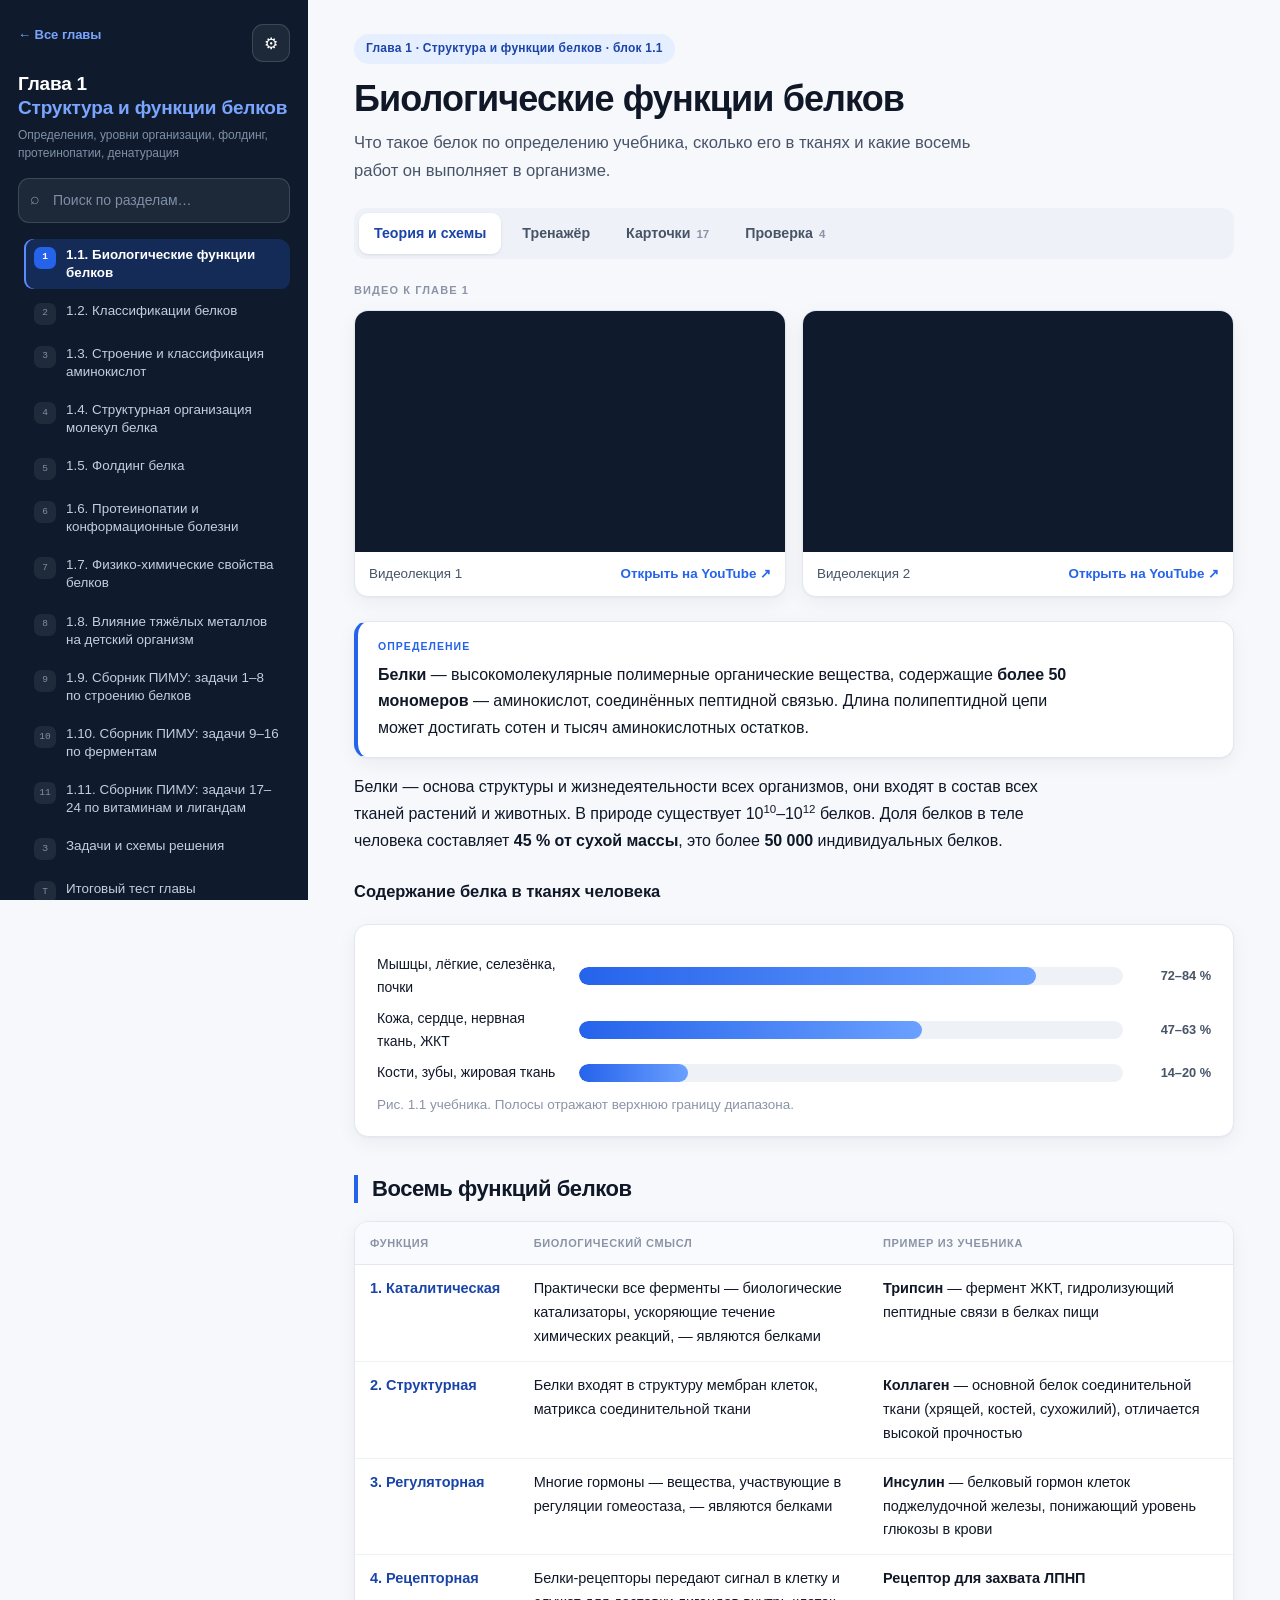
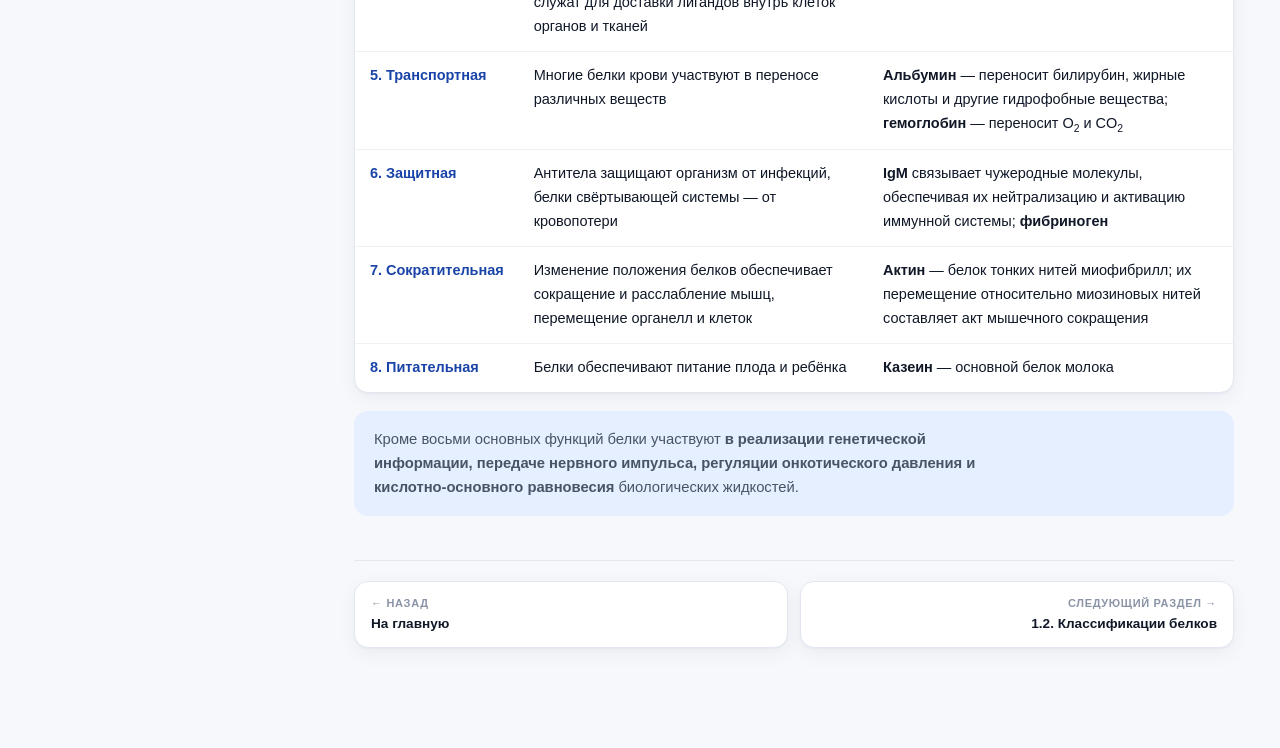
<file: glava1.html>
<!DOCTYPE html>
<html lang="ru">
<head>
<meta charset="utf-8">
<meta name="viewport" content="width=device-width, initial-scale=1">
<meta name="theme-color" content="#0f1b2d">
<title>Глава 1. Структура и функции белков · Биохимия</title>
<link rel="manifest" href="manifest.json">
<link rel="stylesheet" href="app.css">
</head>
<body>
<div class="topbar">
  <button class="burger" id="burger">☰ Разделы</button>
  <div class="tb-title" id="tbTitle">Глава 1</div>
  <div class="settings-host" id="settingsHostTop"><button class="icon-btn" data-settings title="Настройки">⚙</button></div>
</div>
<div class="scrim" id="scrim"></div>
<div class="shell">
  <aside class="rail" id="rail">
    <div style="display:flex;justify-content:space-between;align-items:flex-start;gap:10px;margin-bottom:10px">
      <a href="index.html" style="color:#7aa5ff;text-decoration:none;font-size:13px;font-weight:600">← Все главы</a>
      <div class="settings-host" id="settingsHost"><button class="icon-btn" data-settings title="Настройки">⚙</button></div>
    </div>
    <div class="brand">Глава 1<br><em>Структура и функции белков</em></div>
    <div class="brand-sub">Определения, уровни организации, фолдинг, протеинопатии, денатурация</div>
    <div class="search"><input id="q" type="search" placeholder="Поиск по разделам…" aria-label="Поиск по разделам"></div>
    <div id="nav"></div>
    <div class="rail-progress">
      <div>Пройдено разделов</div>
      <div class="bar"><i id="pbar"></i></div>
      <div id="ptext"></div>
    </div>
    <div class="rail-src">Прогресс и расписание повторений сохраняются в этом браузере.</div>
  </aside>
  <main class="main" id="main"></main>
</div>
<script src="data-ch1.js"></script>
<script src="app.js"></script>
<script>
  BIOCHAPTER(window.CHAPTERS_DATA[1]);
  var _h = document.getElementById('settingsHostTop');
  if(_h) _h.querySelector('[data-settings]').addEventListener('click', function(e){ e.stopPropagation(); BIOSETTINGS(_h, function(){ location.reload(); }); });
  if('serviceWorker' in navigator && location.protocol.indexOf('http')===0) navigator.serviceWorker.register('sw.js').catch(function(){});
</script>
</body>
</html>
</file>
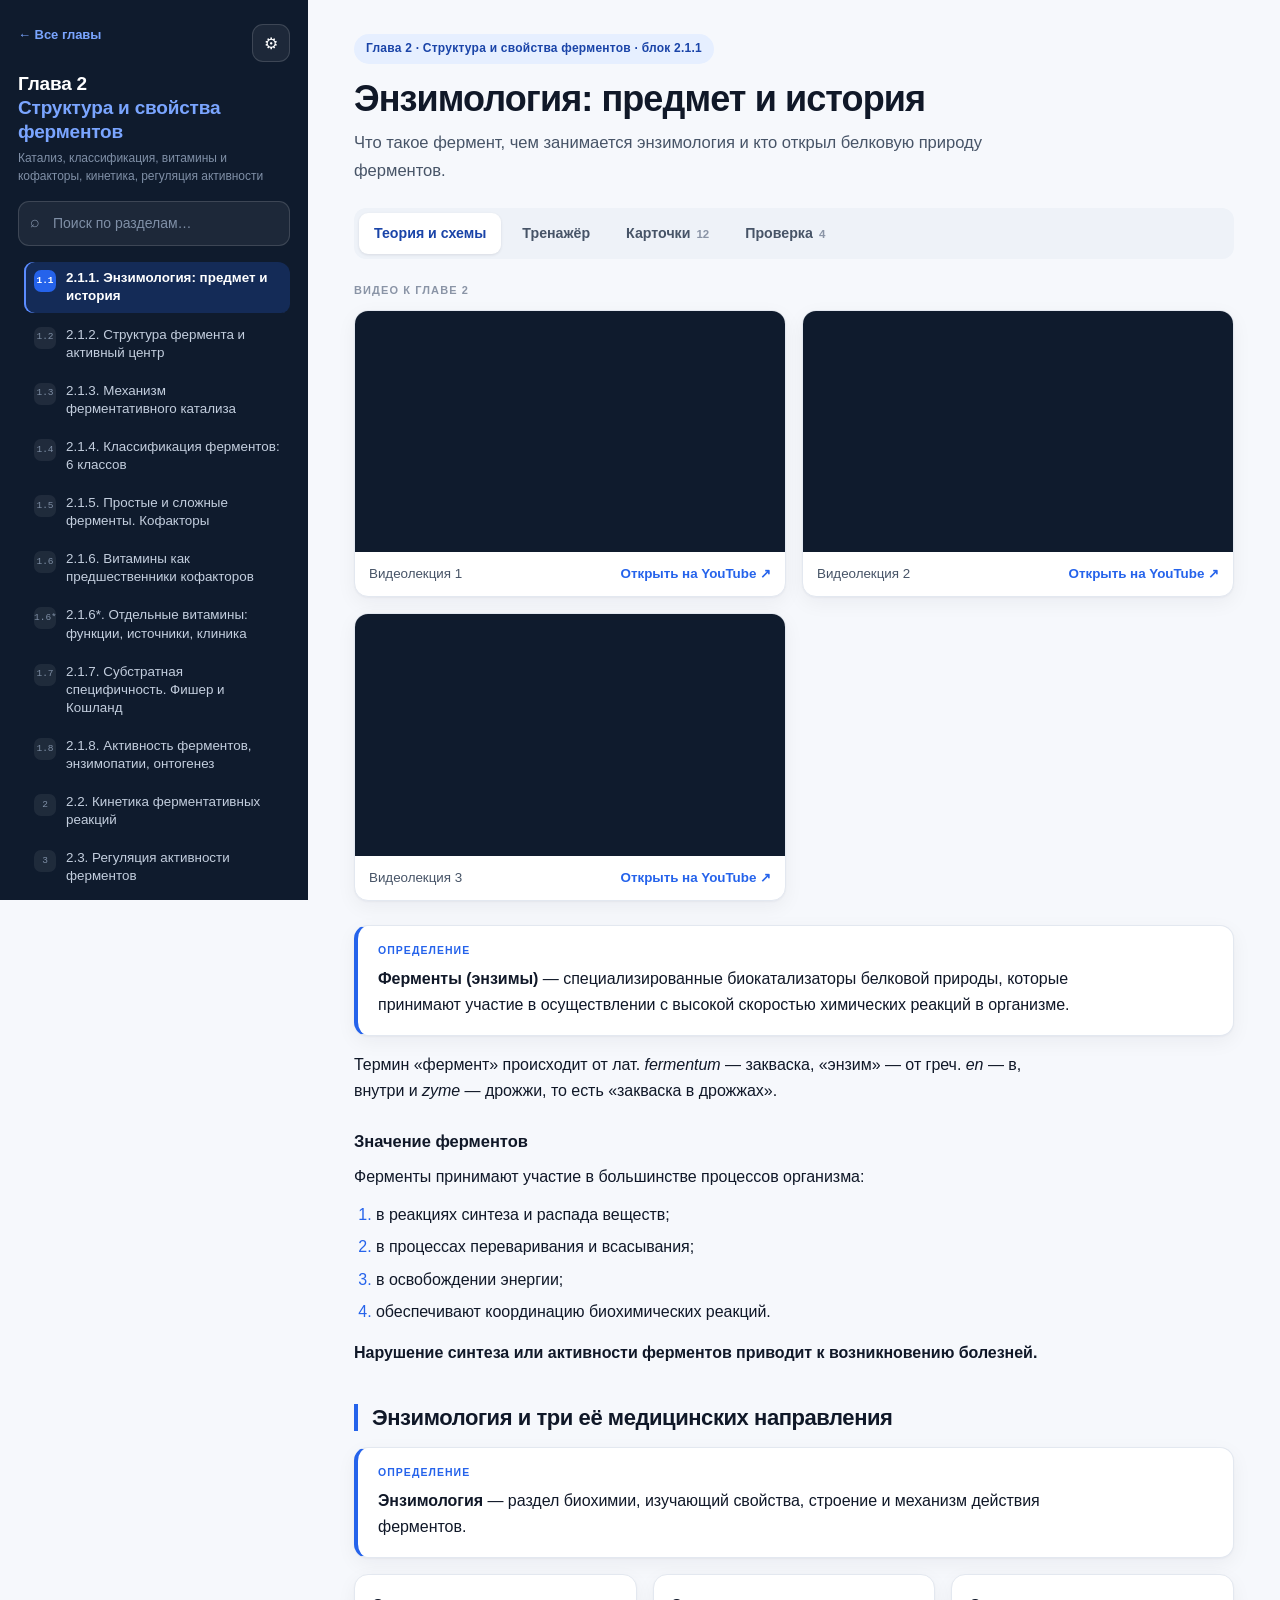
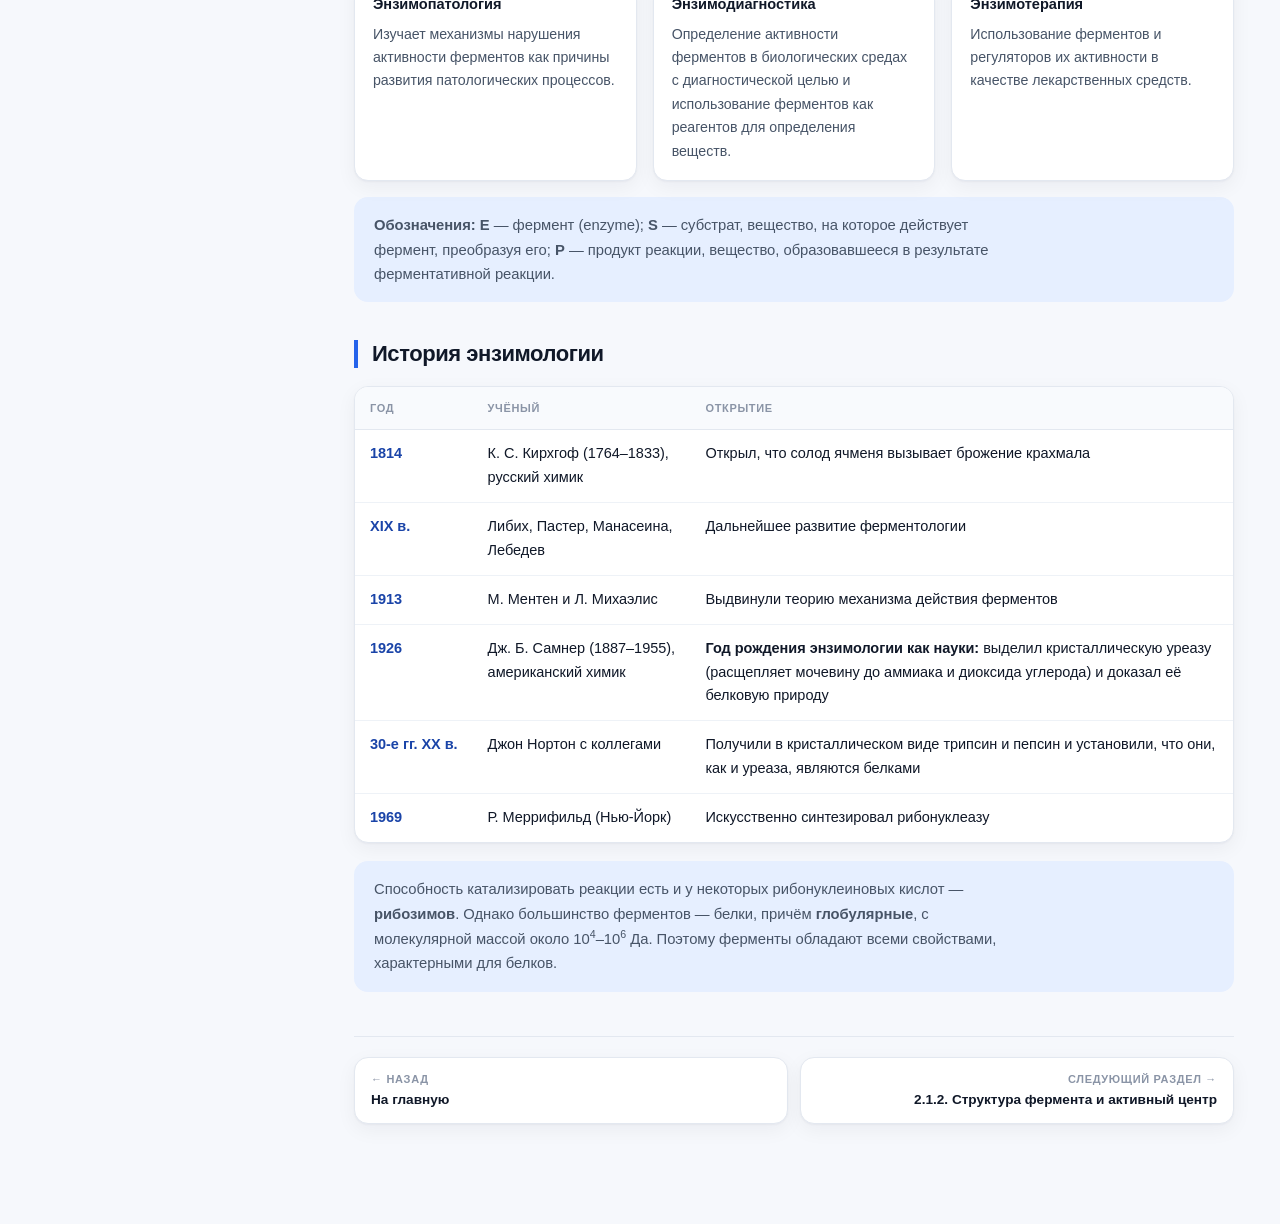
<file: glava2.html>
<!DOCTYPE html>
<html lang="ru">
<head>
<meta charset="utf-8">
<meta name="viewport" content="width=device-width, initial-scale=1">
<meta name="theme-color" content="#0f1b2d">
<title>Глава 2. Структура и свойства ферментов · Биохимия</title>
<link rel="manifest" href="manifest.json">
<link rel="stylesheet" href="app.css">
</head>
<body>
<div class="topbar">
  <button class="burger" id="burger">☰ Разделы</button>
  <div class="tb-title" id="tbTitle">Глава 2</div>
  <div class="settings-host" id="settingsHostTop"><button class="icon-btn" data-settings title="Настройки">⚙</button></div>
</div>
<div class="scrim" id="scrim"></div>
<div class="shell">
  <aside class="rail" id="rail">
    <div style="display:flex;justify-content:space-between;align-items:flex-start;gap:10px;margin-bottom:10px">
      <a href="index.html" style="color:#7aa5ff;text-decoration:none;font-size:13px;font-weight:600">← Все главы</a>
      <div class="settings-host" id="settingsHost"><button class="icon-btn" data-settings title="Настройки">⚙</button></div>
    </div>
    <div class="brand">Глава 2<br><em>Структура и свойства ферментов</em></div>
    <div class="brand-sub">Катализ, классификация, витамины и кофакторы, кинетика, регуляция активности</div>
    <div class="search"><input id="q" type="search" placeholder="Поиск по разделам…" aria-label="Поиск по разделам"></div>
    <div id="nav"></div>
    <div class="rail-progress">
      <div>Пройдено разделов</div>
      <div class="bar"><i id="pbar"></i></div>
      <div id="ptext"></div>
    </div>
    <div class="rail-src">Прогресс и расписание повторений сохраняются в этом браузере.</div>
  </aside>
  <main class="main" id="main"></main>
</div>
<script src="data-ch2.js"></script>
<script src="app.js"></script>
<script>
  BIOCHAPTER(window.CHAPTERS_DATA[2]);
  var _h = document.getElementById('settingsHostTop');
  if(_h) _h.querySelector('[data-settings]').addEventListener('click', function(e){ e.stopPropagation(); BIOSETTINGS(_h, function(){ location.reload(); }); });
  if('serviceWorker' in navigator && location.protocol.indexOf('http')===0) navigator.serviceWorker.register('sw.js').catch(function(){});
</script>
</body>
</html>
</file>
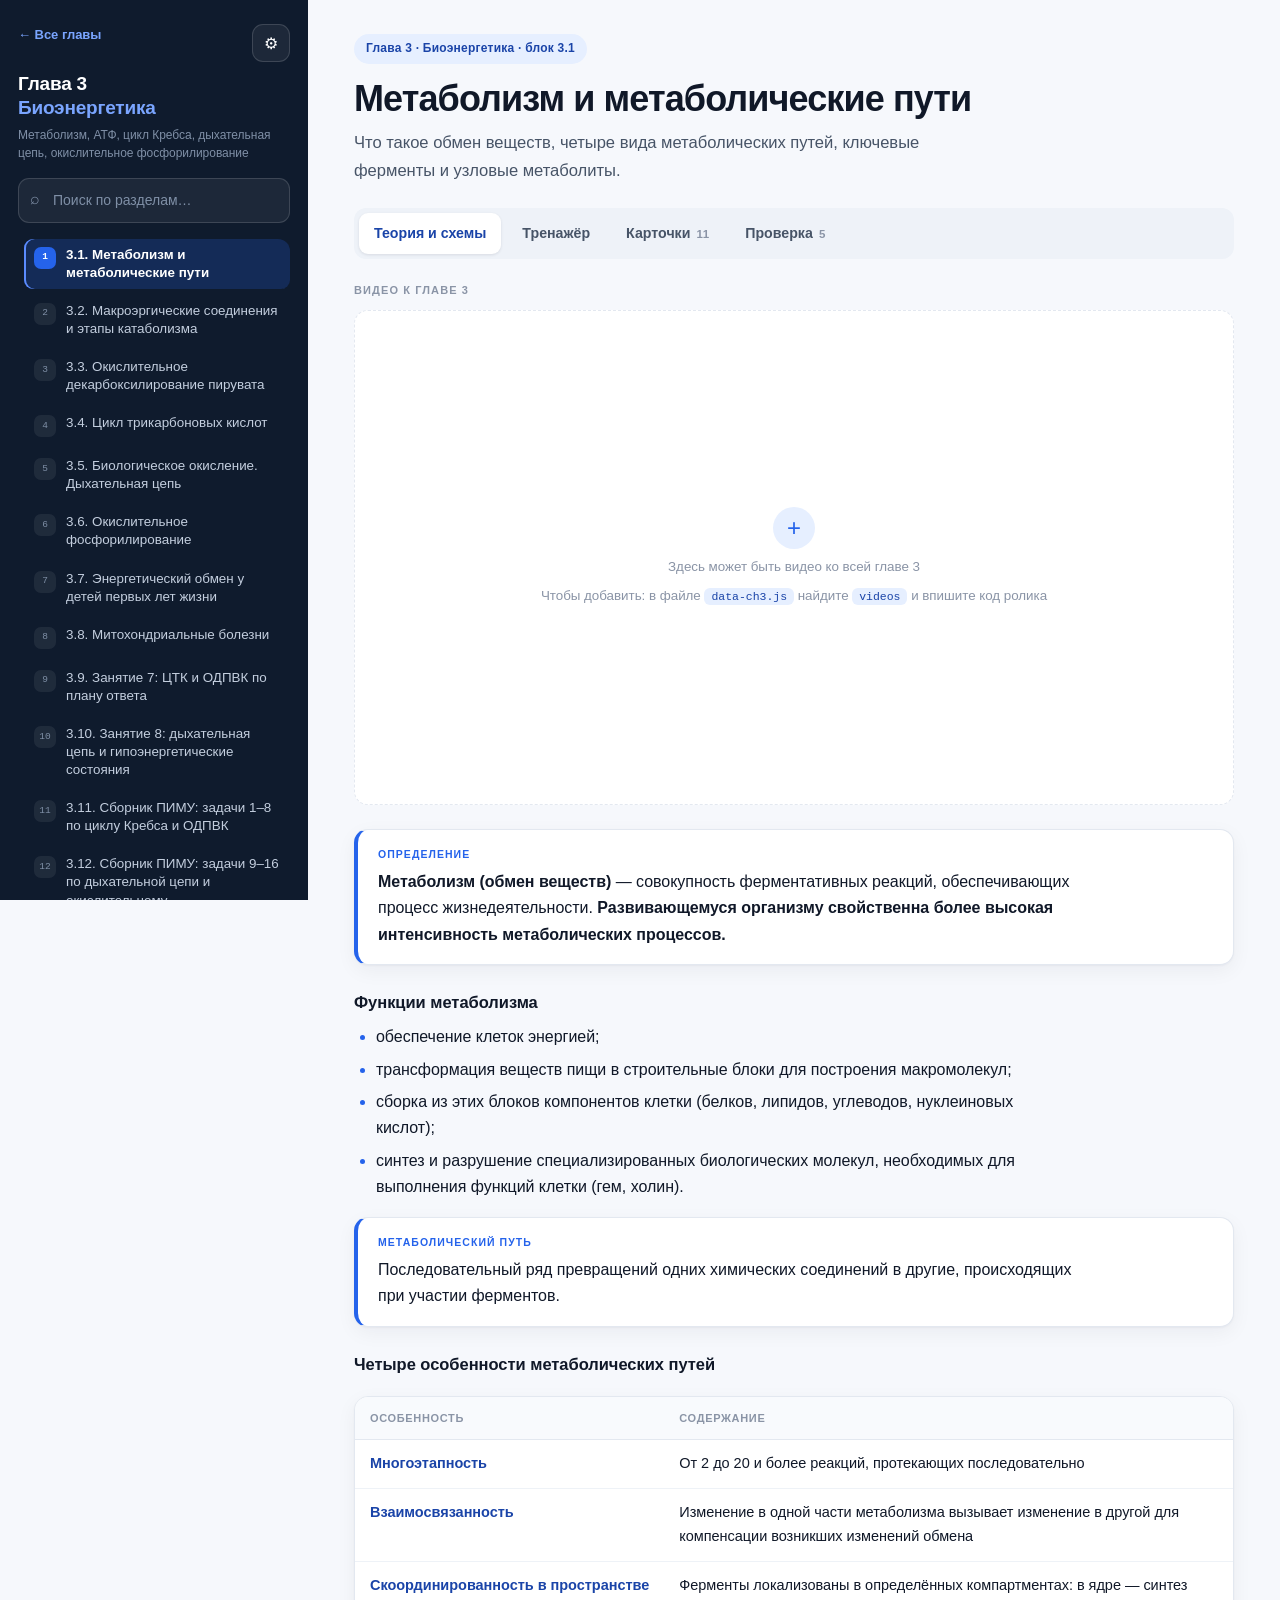
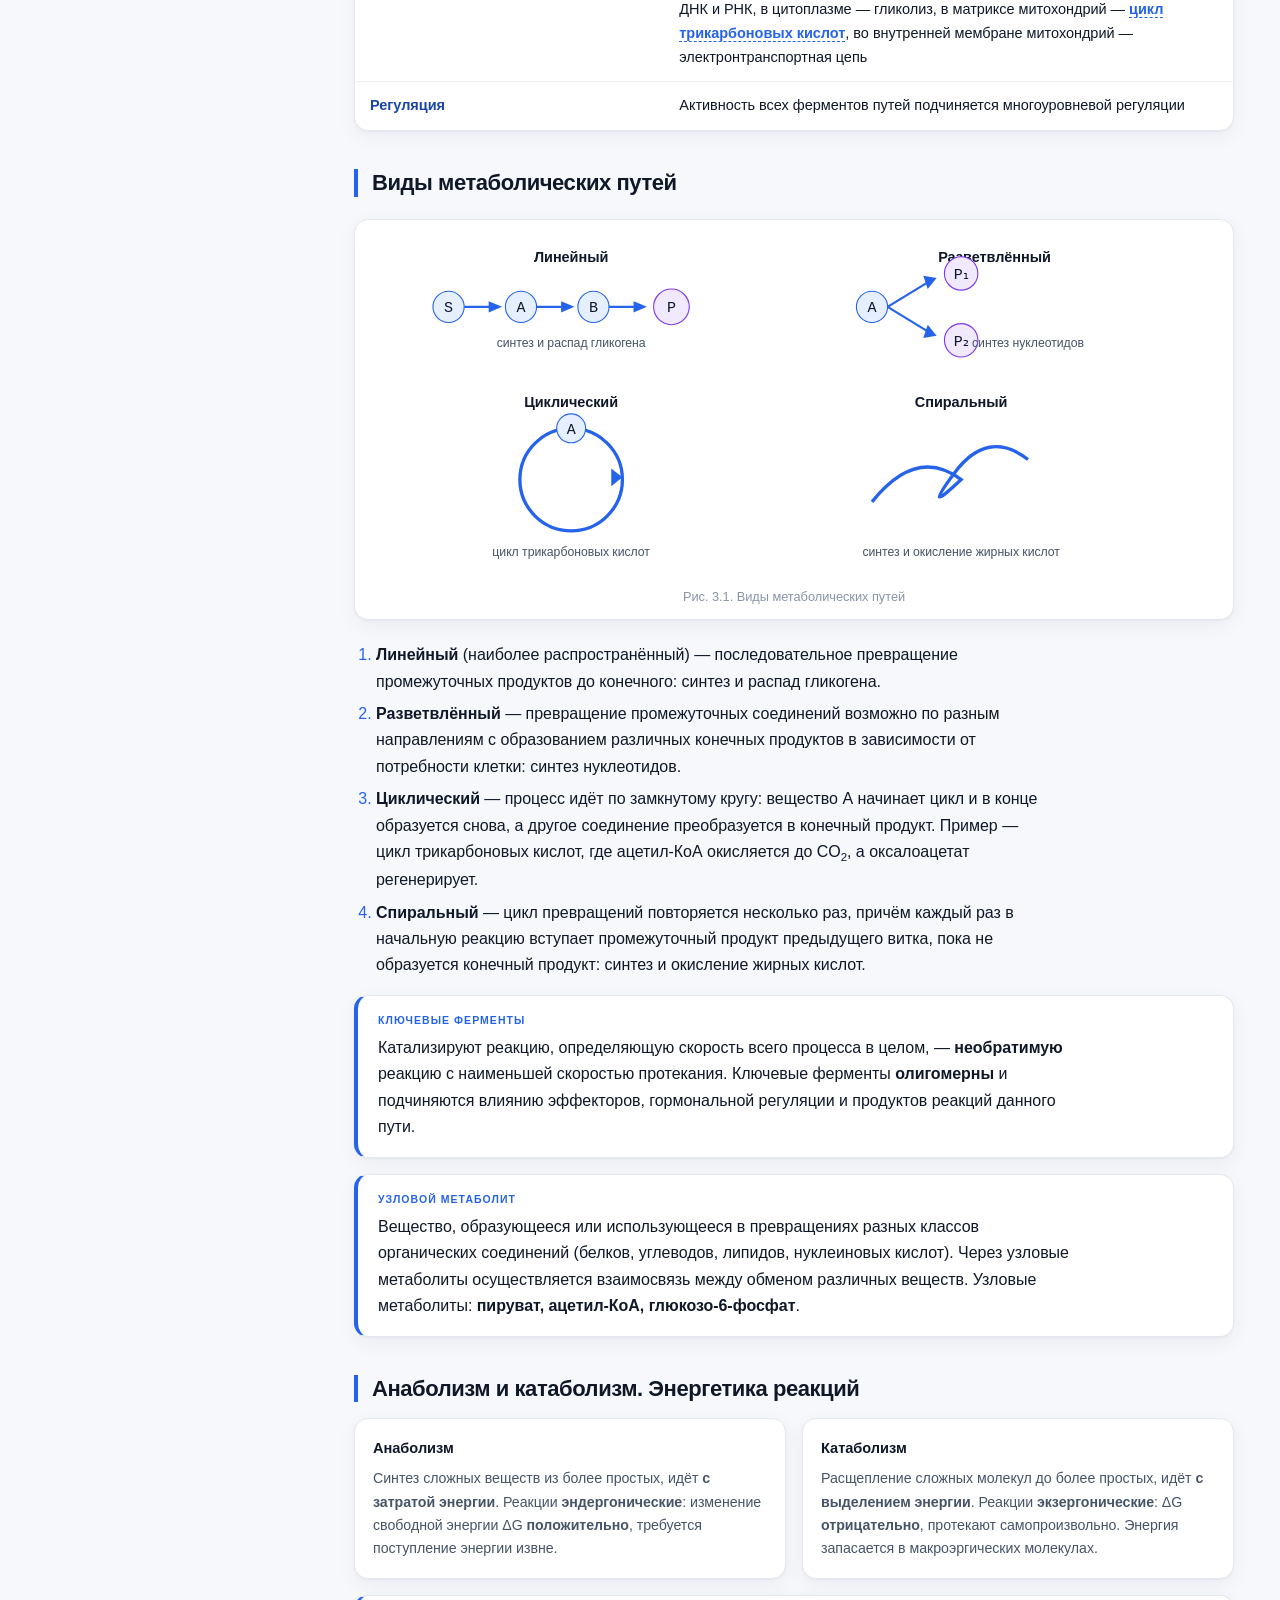
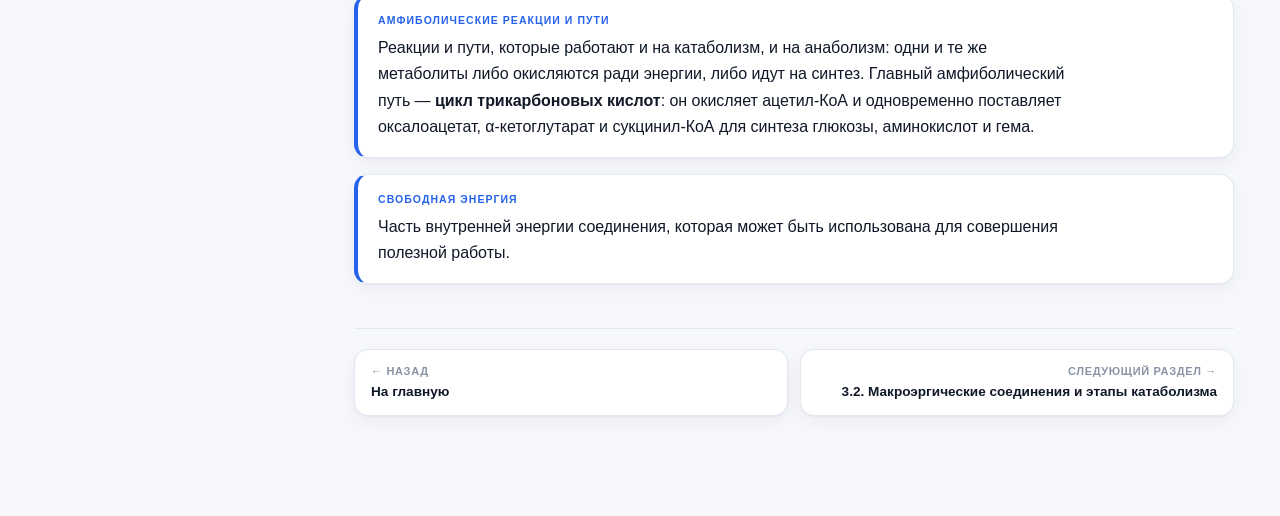
<file: glava3.html>
<!DOCTYPE html>
<html lang="ru">
<head>
<meta charset="utf-8">
<meta name="viewport" content="width=device-width, initial-scale=1">
<meta name="theme-color" content="#0f1b2d">
<title>Глава 3. Биоэнергетика · Биохимия</title>
<link rel="manifest" href="manifest.json">
<link rel="stylesheet" href="app.css">
</head>
<body>
<div class="topbar">
  <button class="burger" id="burger">☰ Разделы</button>
  <div class="tb-title" id="tbTitle">Глава 3</div>
  <div class="settings-host" id="settingsHostTop"><button class="icon-btn" data-settings title="Настройки">⚙</button></div>
</div>
<div class="scrim" id="scrim"></div>
<div class="shell">
  <aside class="rail" id="rail">
    <div style="display:flex;justify-content:space-between;align-items:flex-start;gap:10px;margin-bottom:10px">
      <a href="index.html" style="color:#7aa5ff;text-decoration:none;font-size:13px;font-weight:600">← Все главы</a>
      <div class="settings-host" id="settingsHost"><button class="icon-btn" data-settings title="Настройки">⚙</button></div>
    </div>
    <div class="brand">Глава 3<br><em>Биоэнергетика</em></div>
    <div class="brand-sub">Метаболизм, АТФ, цикл Кребса, дыхательная цепь, окислительное фосфорилирование</div>
    <div class="search"><input id="q" type="search" placeholder="Поиск по разделам…" aria-label="Поиск по разделам"></div>
    <div id="nav"></div>
    <div class="rail-progress">
      <div>Пройдено разделов</div>
      <div class="bar"><i id="pbar"></i></div>
      <div id="ptext"></div>
    </div>
    <div class="rail-src">Прогресс и расписание повторений сохраняются в этом браузере.</div>
  </aside>
  <main class="main" id="main"></main>
</div>
<script src="data-ch3.js"></script>
<script src="app.js"></script>
<script>
  BIOCHAPTER(window.CHAPTERS_DATA[3]);
  var _h = document.getElementById('settingsHostTop');
  if(_h) _h.querySelector('[data-settings]').addEventListener('click', function(e){ e.stopPropagation(); BIOSETTINGS(_h, function(){ location.reload(); }); });
  if('serviceWorker' in navigator && location.protocol.indexOf('http')===0) navigator.serviceWorker.register('sw.js').catch(function(){});
</script>
</body>
</html>
</file>
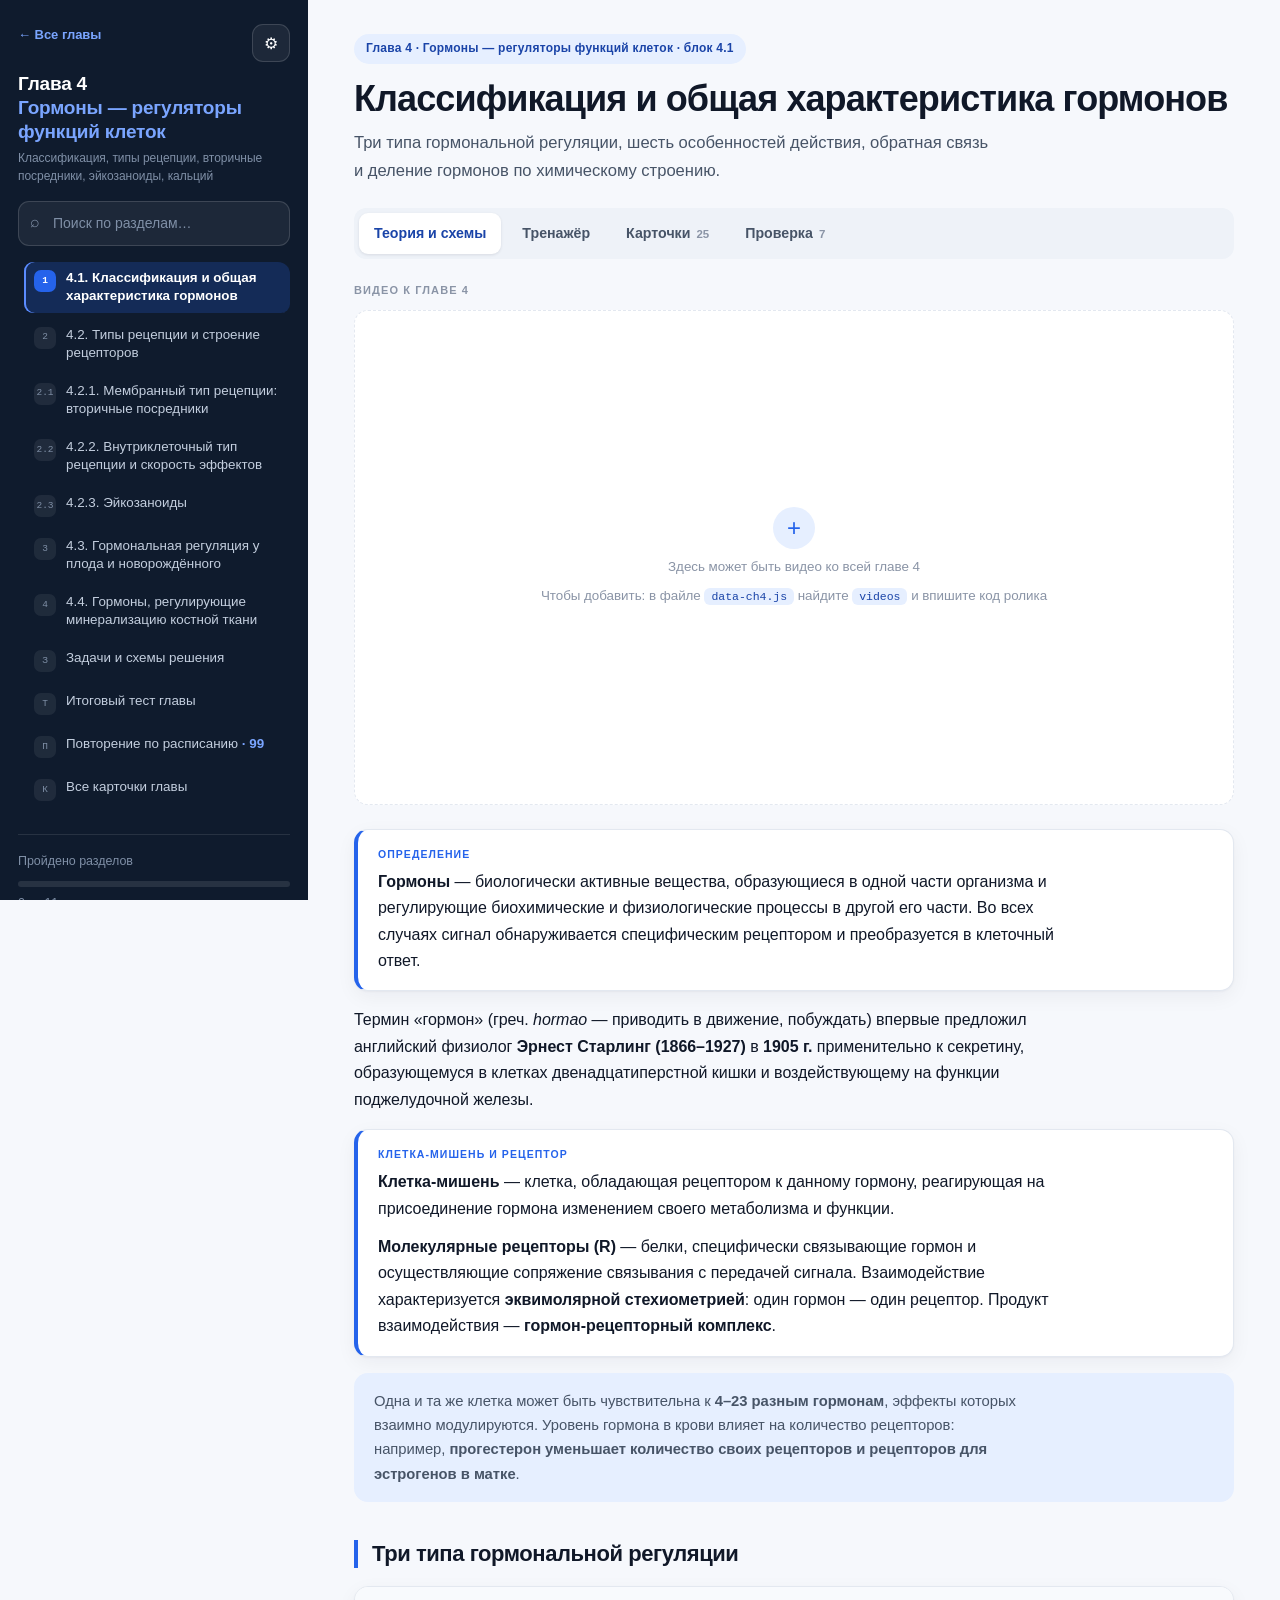
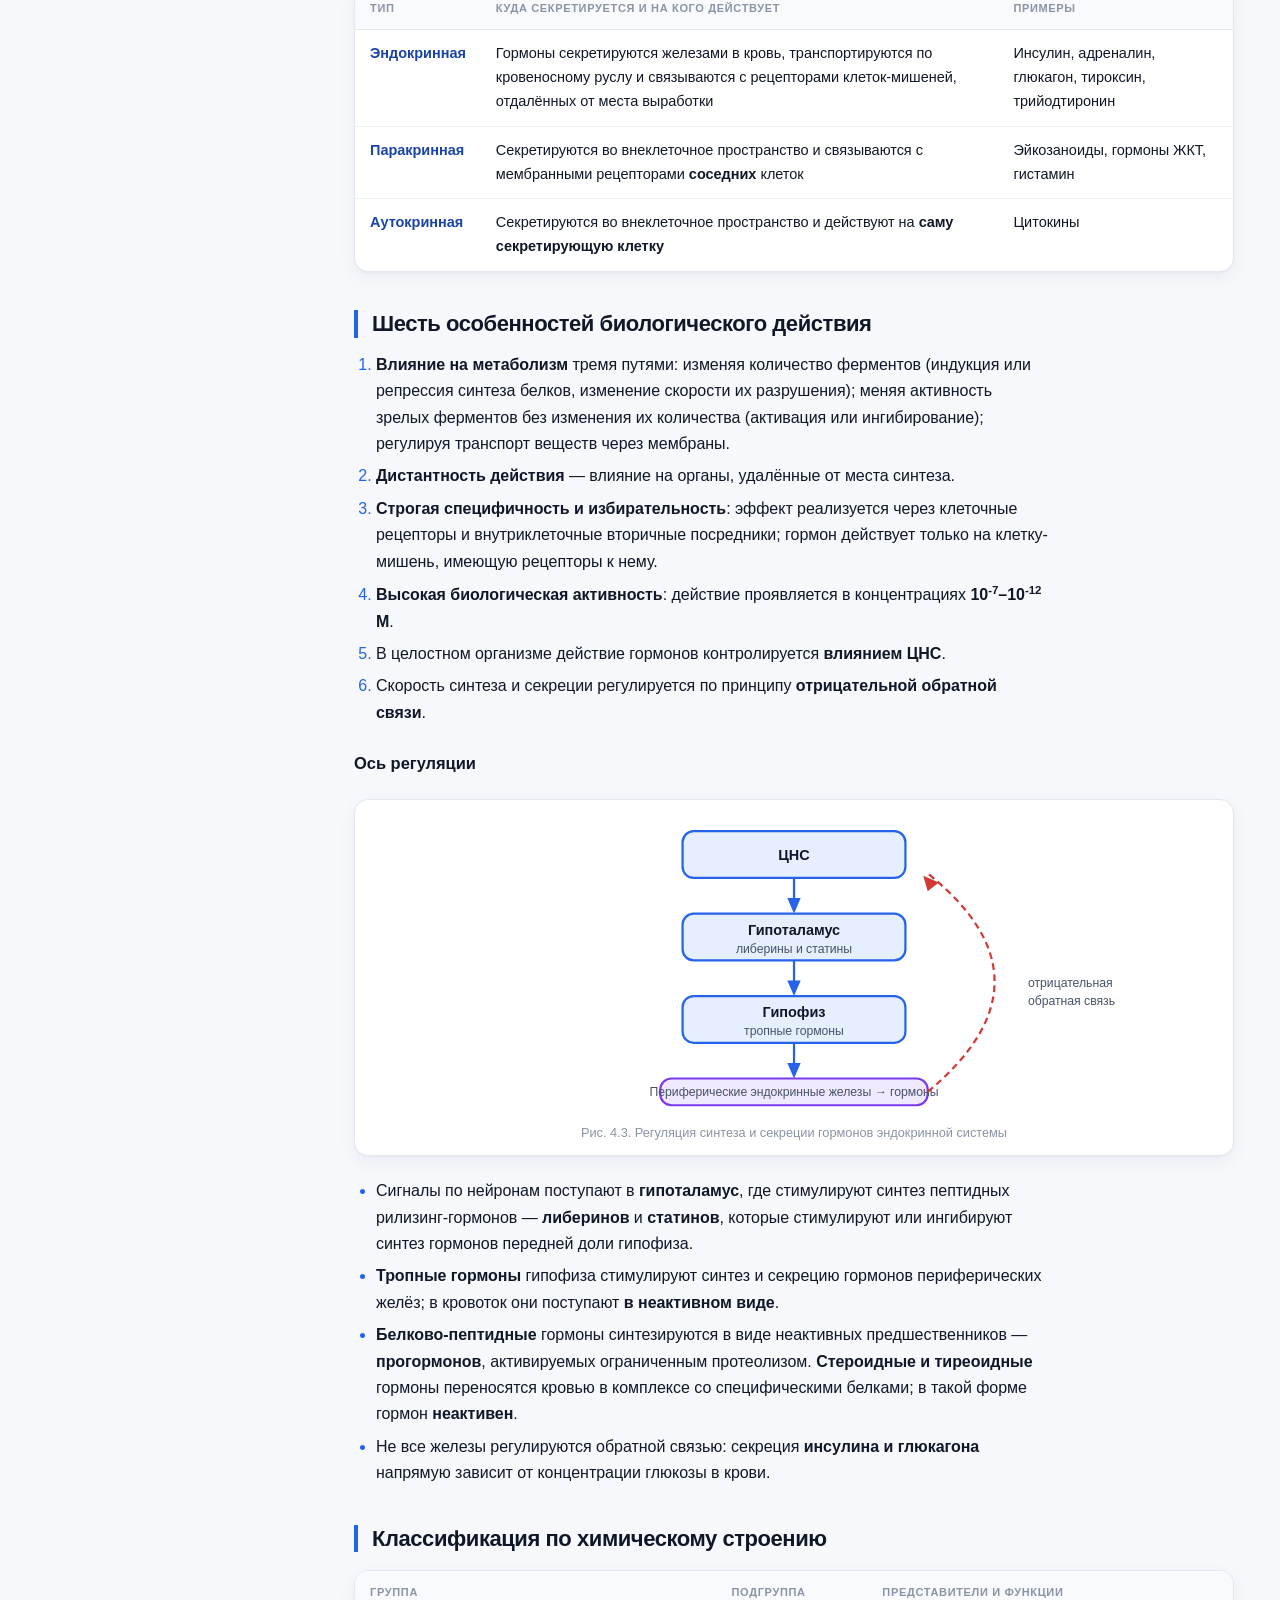
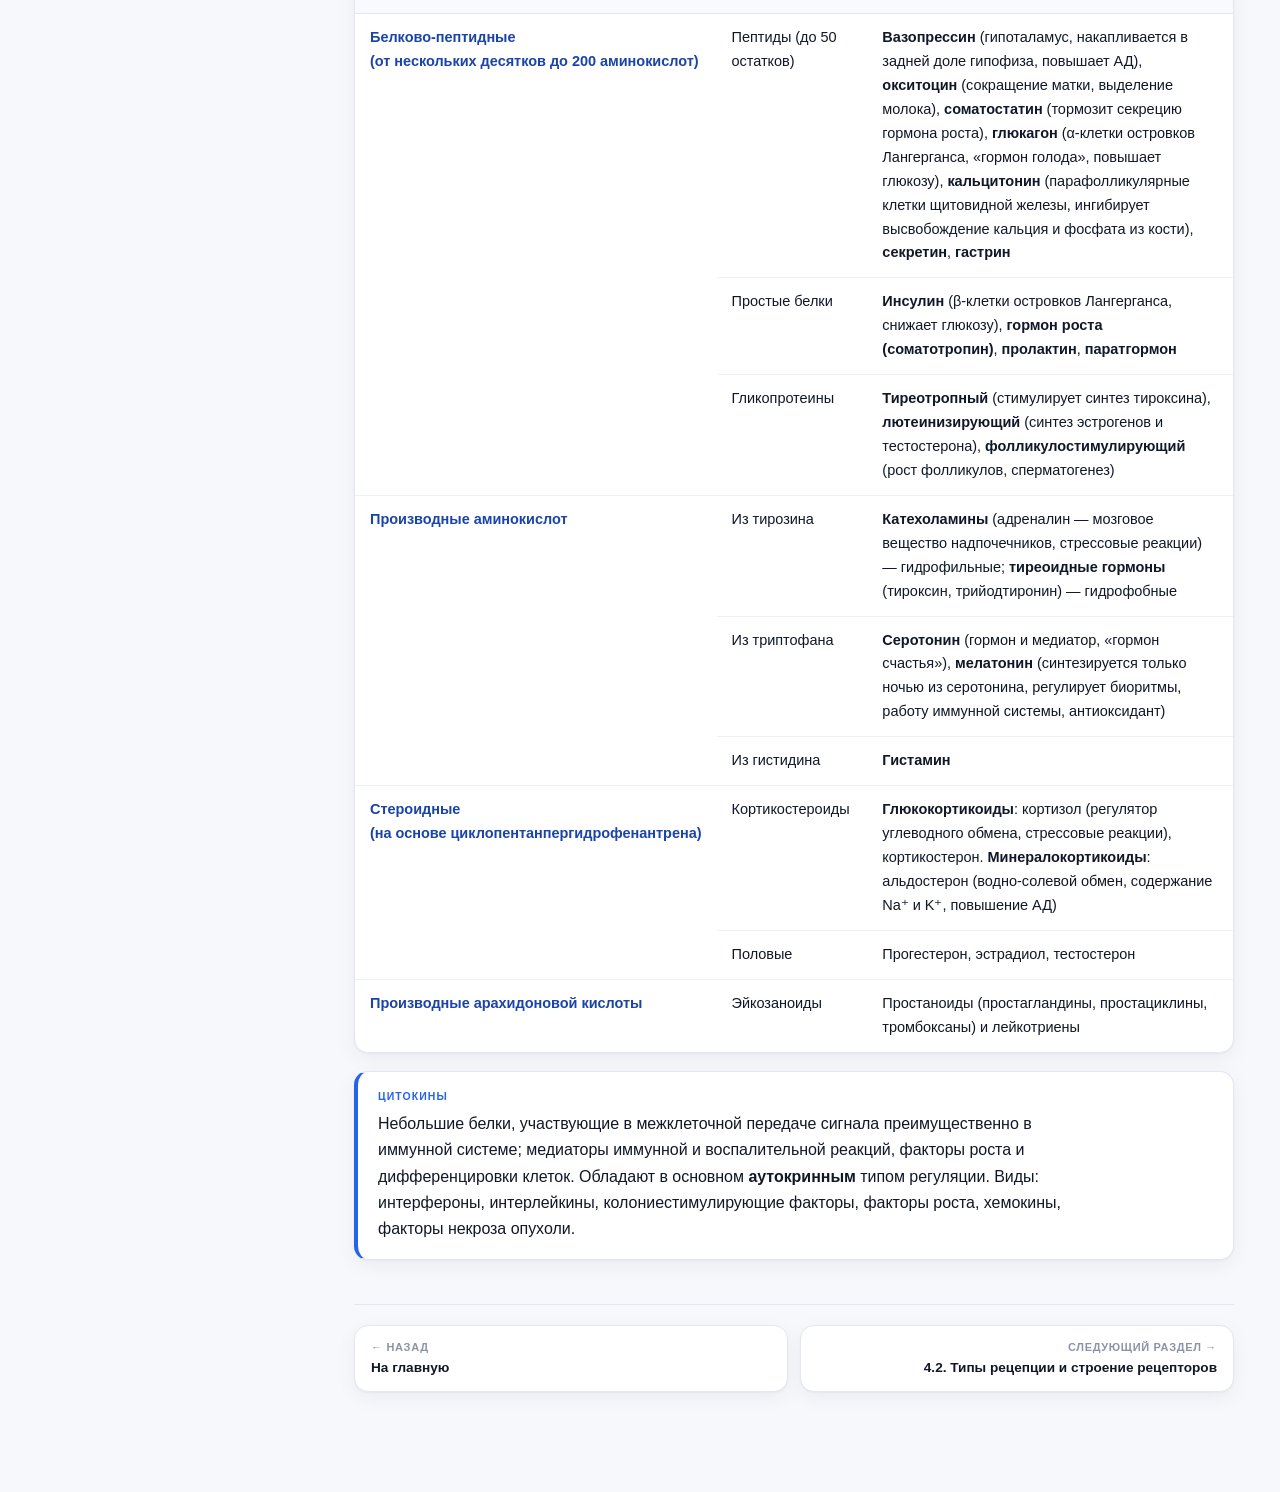
<file: glava4.html>
<!DOCTYPE html>
<html lang="ru">
<head>
<meta charset="utf-8">
<meta name="viewport" content="width=device-width, initial-scale=1">
<meta name="theme-color" content="#0f1b2d">
<title>Глава 4. Гормоны — регуляторы функций клеток · Биохимия</title>
<link rel="manifest" href="manifest.json">
<link rel="stylesheet" href="app.css">
</head>
<body>
<div class="topbar">
  <button class="burger" id="burger">☰ Разделы</button>
  <div class="tb-title" id="tbTitle">Глава 4</div>
  <div class="settings-host" id="settingsHostTop"><button class="icon-btn" data-settings title="Настройки">⚙</button></div>
</div>
<div class="scrim" id="scrim"></div>
<div class="shell">
  <aside class="rail" id="rail">
    <div style="display:flex;justify-content:space-between;align-items:flex-start;gap:10px;margin-bottom:10px">
      <a href="index.html" style="color:#7aa5ff;text-decoration:none;font-size:13px;font-weight:600">← Все главы</a>
      <div class="settings-host" id="settingsHost"><button class="icon-btn" data-settings title="Настройки">⚙</button></div>
    </div>
    <div class="brand">Глава 4<br><em>Гормоны — регуляторы функций клеток</em></div>
    <div class="brand-sub">Классификация, типы рецепции, вторичные посредники, эйкозаноиды, кальций</div>
    <div class="search"><input id="q" type="search" placeholder="Поиск по разделам…" aria-label="Поиск по разделам"></div>
    <div id="nav"></div>
    <div class="rail-progress">
      <div>Пройдено разделов</div>
      <div class="bar"><i id="pbar"></i></div>
      <div id="ptext"></div>
    </div>
    <div class="rail-src">Прогресс и расписание повторений сохраняются в этом браузере.</div>
  </aside>
  <main class="main" id="main"></main>
</div>
<script src="data-ch4.js"></script>
<script src="app.js"></script>
<script>
  BIOCHAPTER(window.CHAPTERS_DATA[4]);
  var _h = document.getElementById('settingsHostTop');
  if(_h) _h.querySelector('[data-settings]').addEventListener('click', function(e){ e.stopPropagation(); BIOSETTINGS(_h, function(){ location.reload(); }); });
  if('serviceWorker' in navigator && location.protocol.indexOf('http')===0) navigator.serviceWorker.register('sw.js').catch(function(){});
</script>
</body>
</html>
</file>
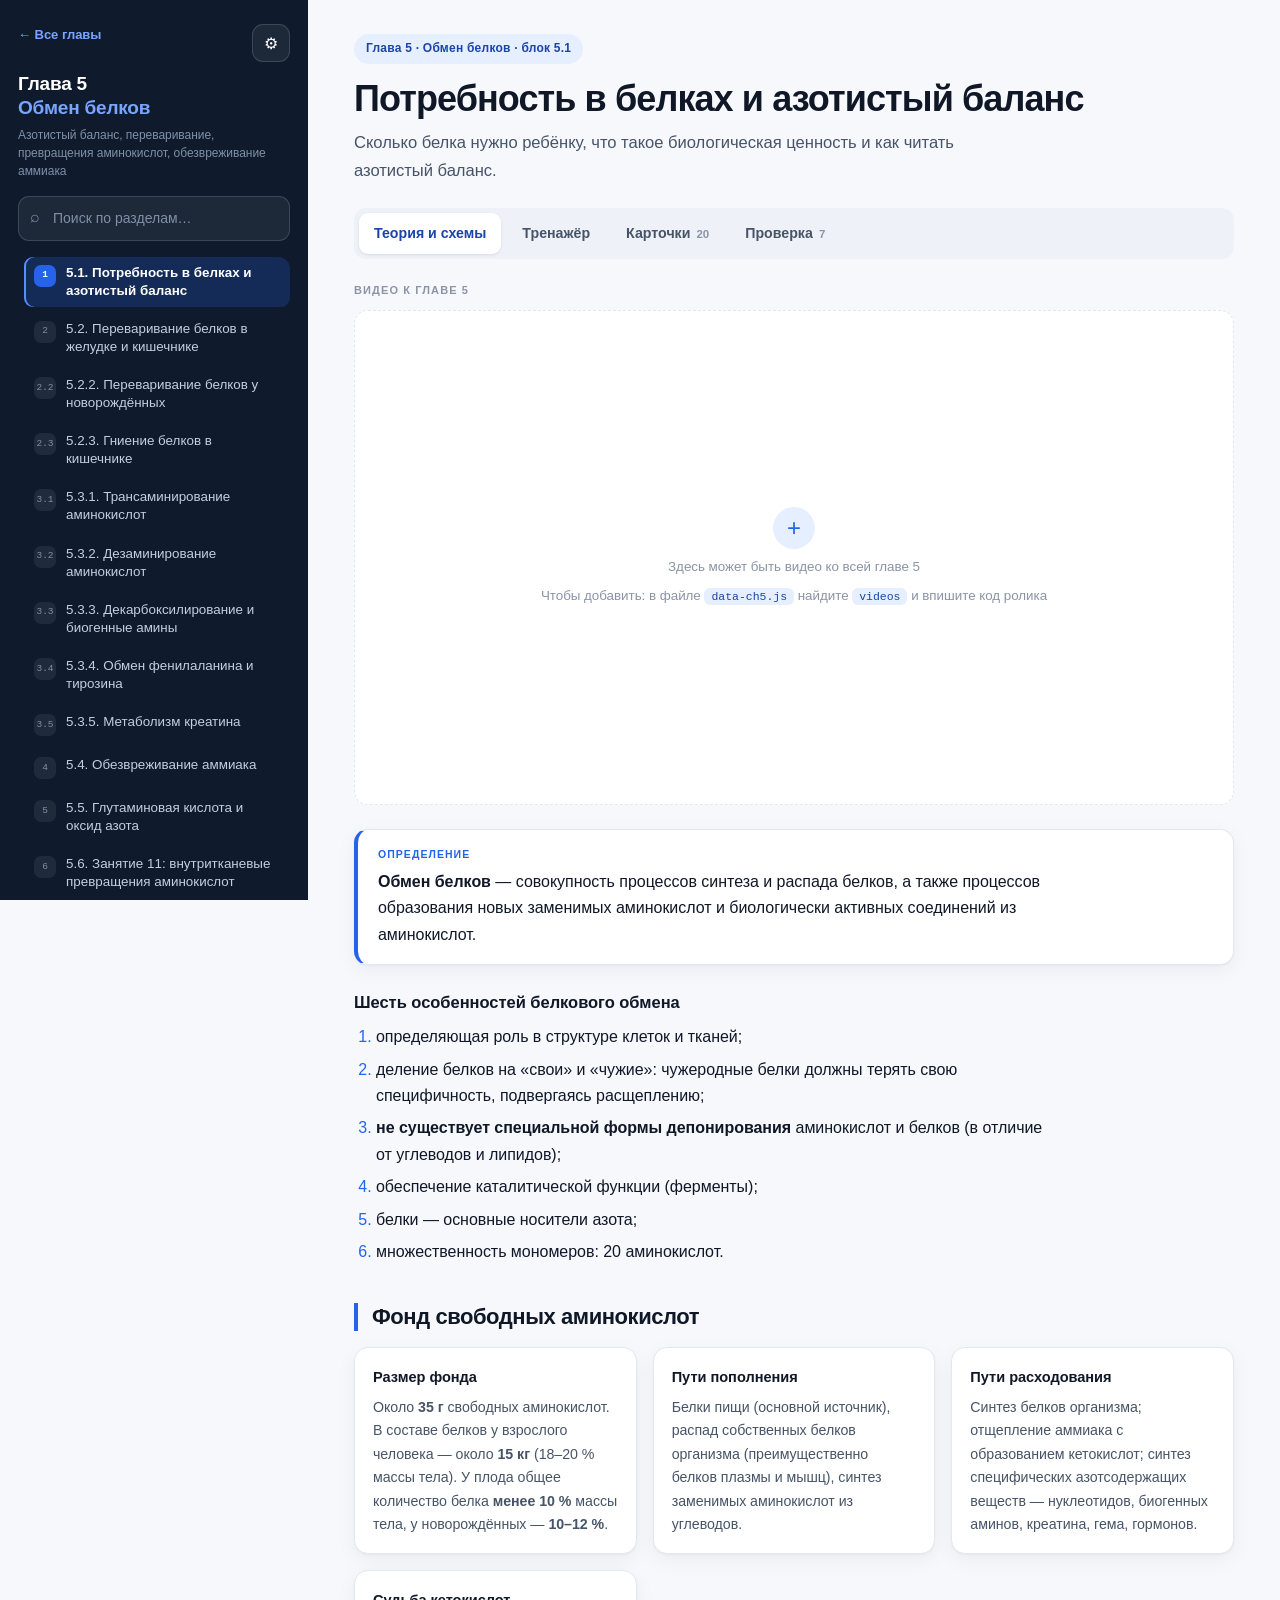
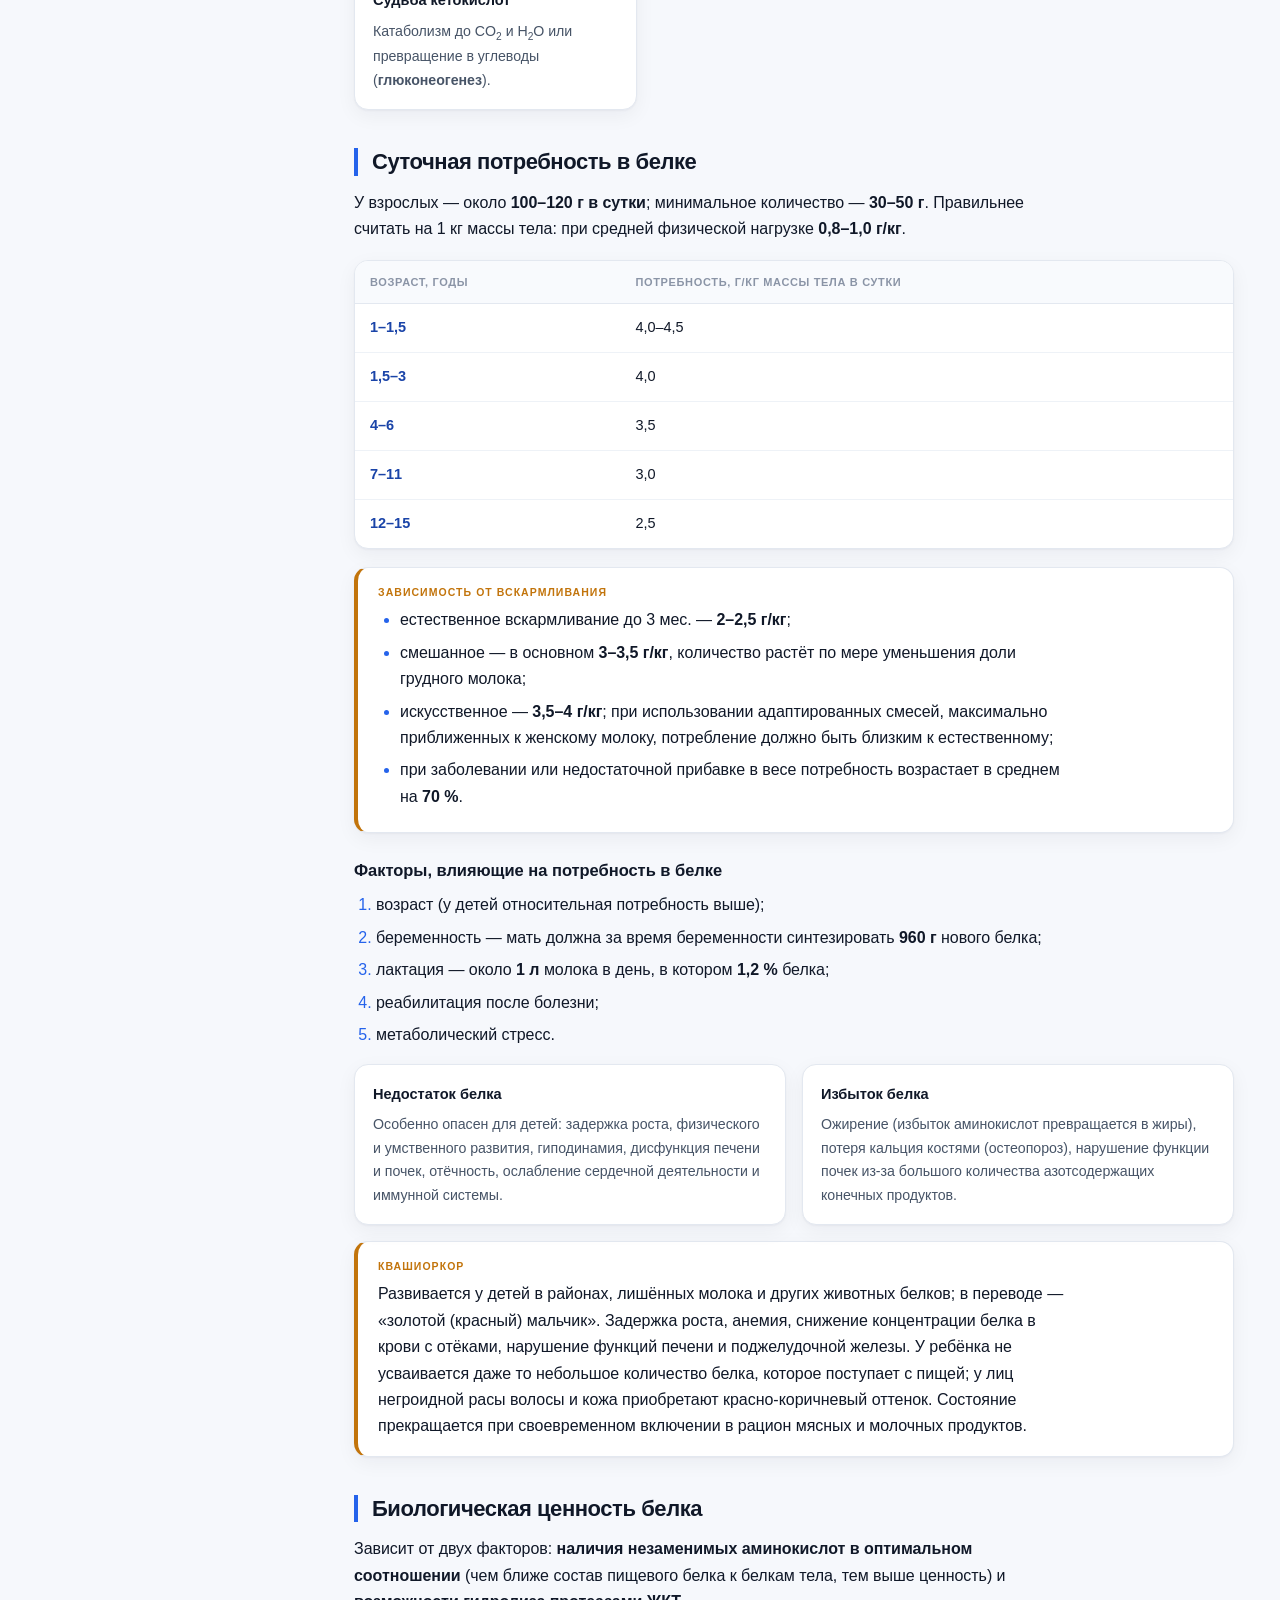
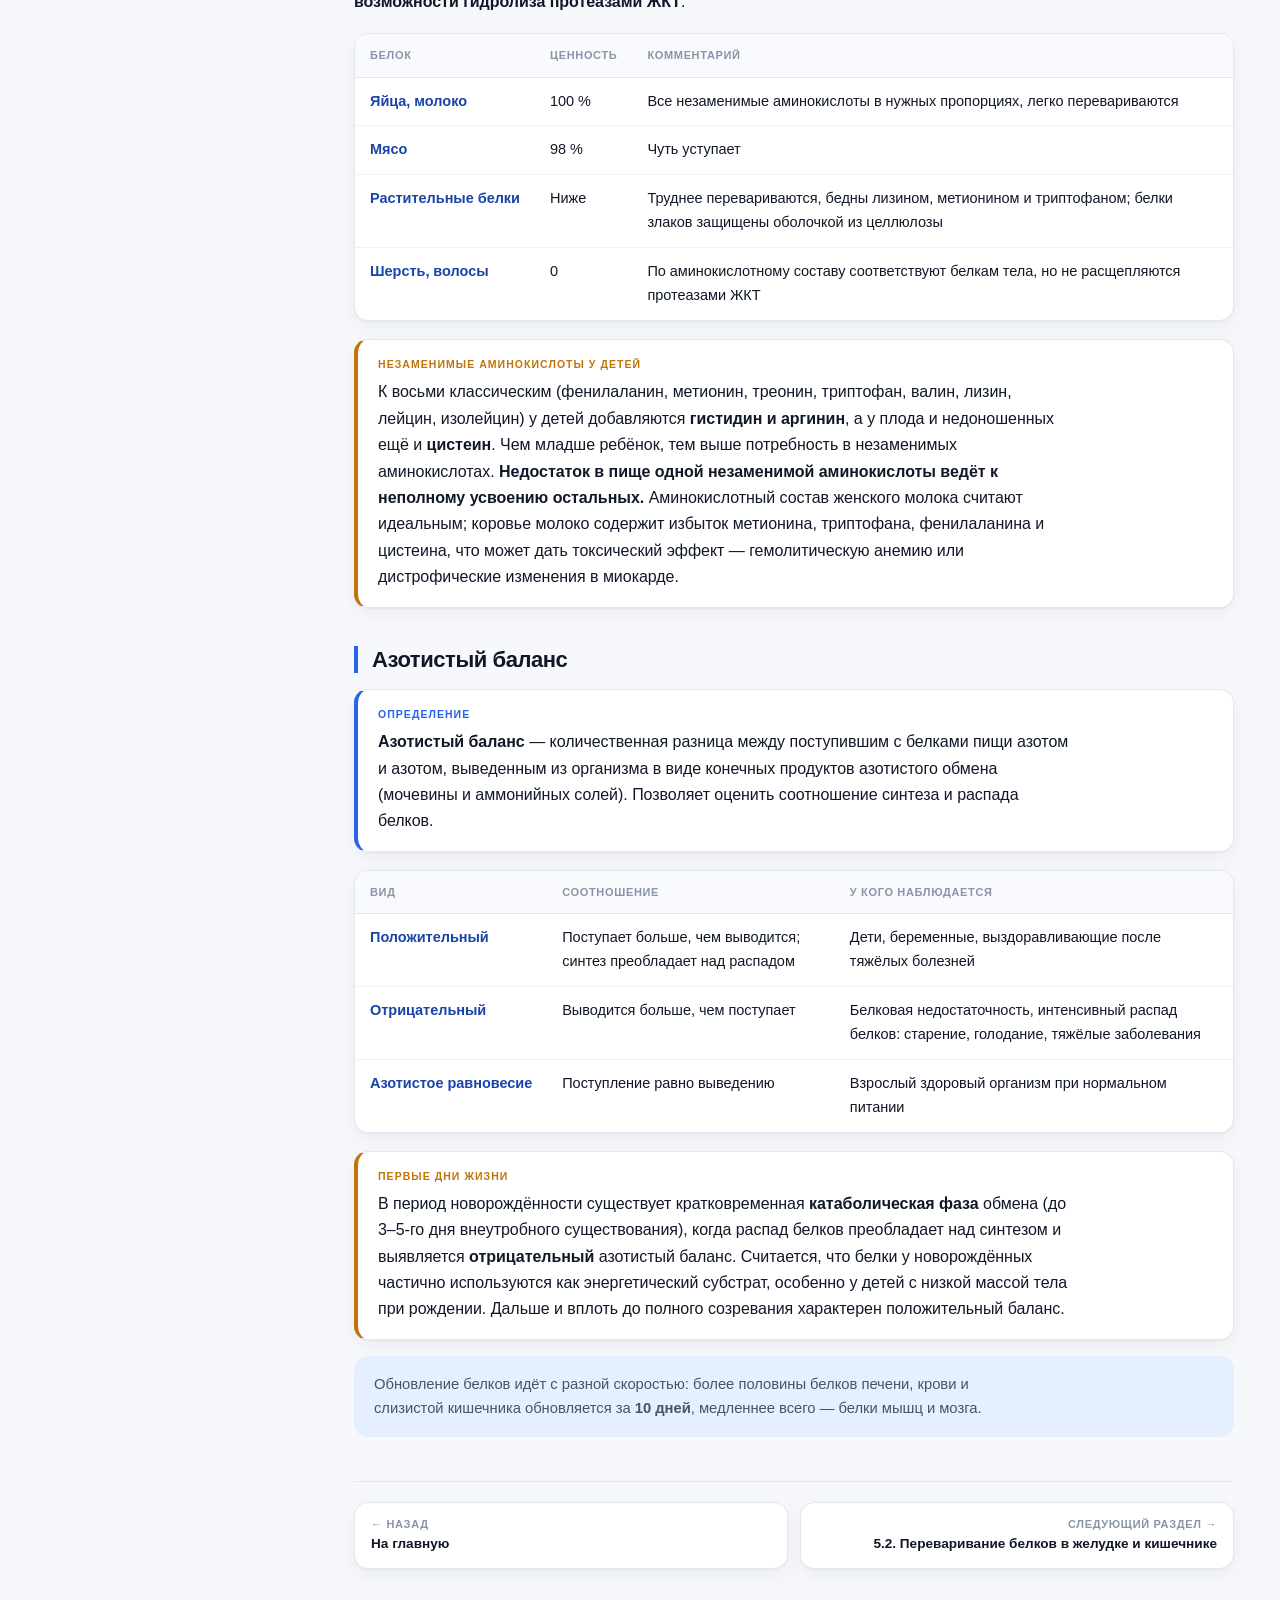
<file: glava5.html>
<!DOCTYPE html>
<html lang="ru">
<head>
<meta charset="utf-8">
<meta name="viewport" content="width=device-width, initial-scale=1">
<meta name="theme-color" content="#0f1b2d">
<title>Глава 5. Обмен белков · Биохимия</title>
<link rel="manifest" href="manifest.json">
<link rel="stylesheet" href="app.css">
</head>
<body>
<div class="topbar">
  <button class="burger" id="burger">☰ Разделы</button>
  <div class="tb-title" id="tbTitle">Глава 5</div>
  <div class="settings-host" id="settingsHostTop"><button class="icon-btn" data-settings title="Настройки">⚙</button></div>
</div>
<div class="scrim" id="scrim"></div>
<div class="shell">
  <aside class="rail" id="rail">
    <div style="display:flex;justify-content:space-between;align-items:flex-start;gap:10px;margin-bottom:10px">
      <a href="index.html" style="color:#7aa5ff;text-decoration:none;font-size:13px;font-weight:600">← Все главы</a>
      <div class="settings-host" id="settingsHost"><button class="icon-btn" data-settings title="Настройки">⚙</button></div>
    </div>
    <div class="brand">Глава 5<br><em>Обмен белков</em></div>
    <div class="brand-sub">Азотистый баланс, переваривание, превращения аминокислот, обезвреживание аммиака</div>
    <div class="search"><input id="q" type="search" placeholder="Поиск по разделам…" aria-label="Поиск по разделам"></div>
    <div id="nav"></div>
    <div class="rail-progress">
      <div>Пройдено разделов</div>
      <div class="bar"><i id="pbar"></i></div>
      <div id="ptext"></div>
    </div>
    <div class="rail-src">Прогресс и расписание повторений сохраняются в этом браузере.</div>
  </aside>
  <main class="main" id="main"></main>
</div>
<script src="data-ch5.js"></script>
<script src="app.js"></script>
<script>
  BIOCHAPTER(window.CHAPTERS_DATA[5]);
  var _h = document.getElementById('settingsHostTop');
  if(_h) _h.querySelector('[data-settings]').addEventListener('click', function(e){ e.stopPropagation(); BIOSETTINGS(_h, function(){ location.reload(); }); });
  if('serviceWorker' in navigator && location.protocol.indexOf('http')===0) navigator.serviceWorker.register('sw.js').catch(function(){});
</script>
</body>
</html>
</file>
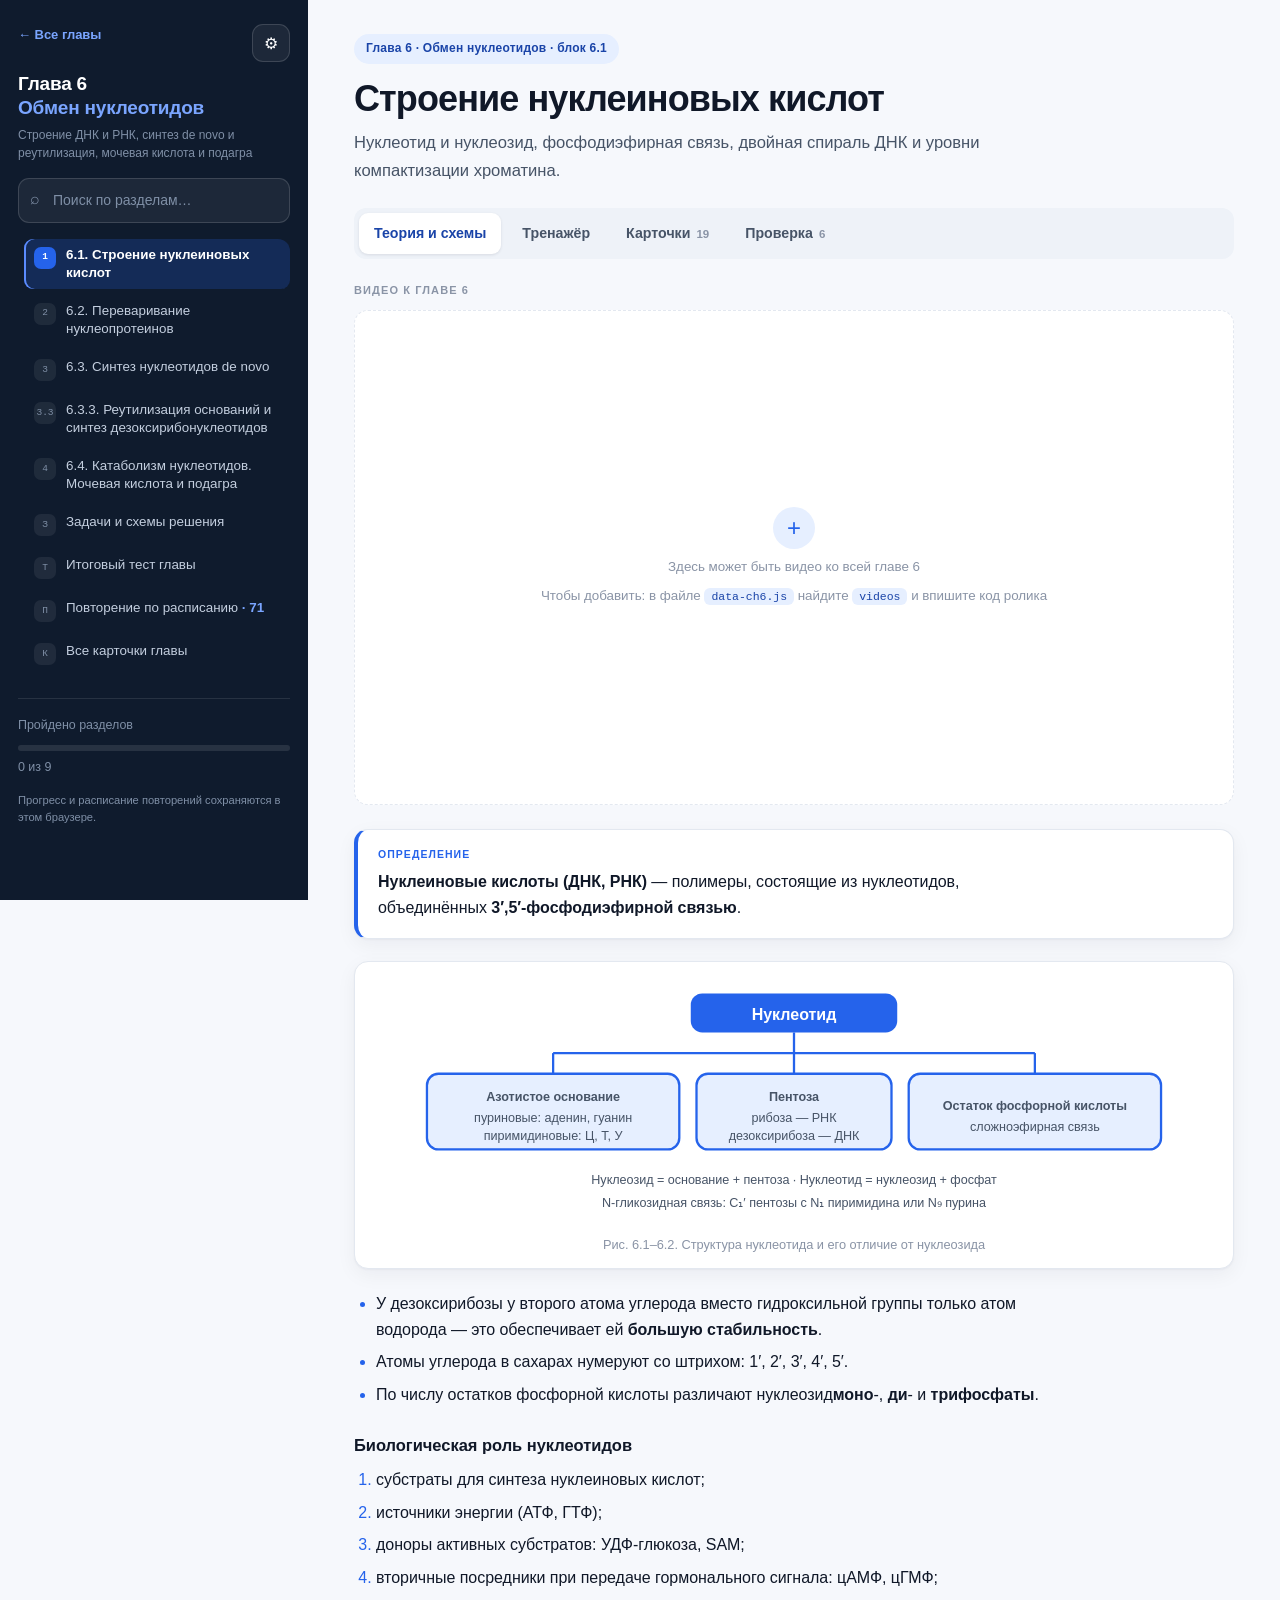
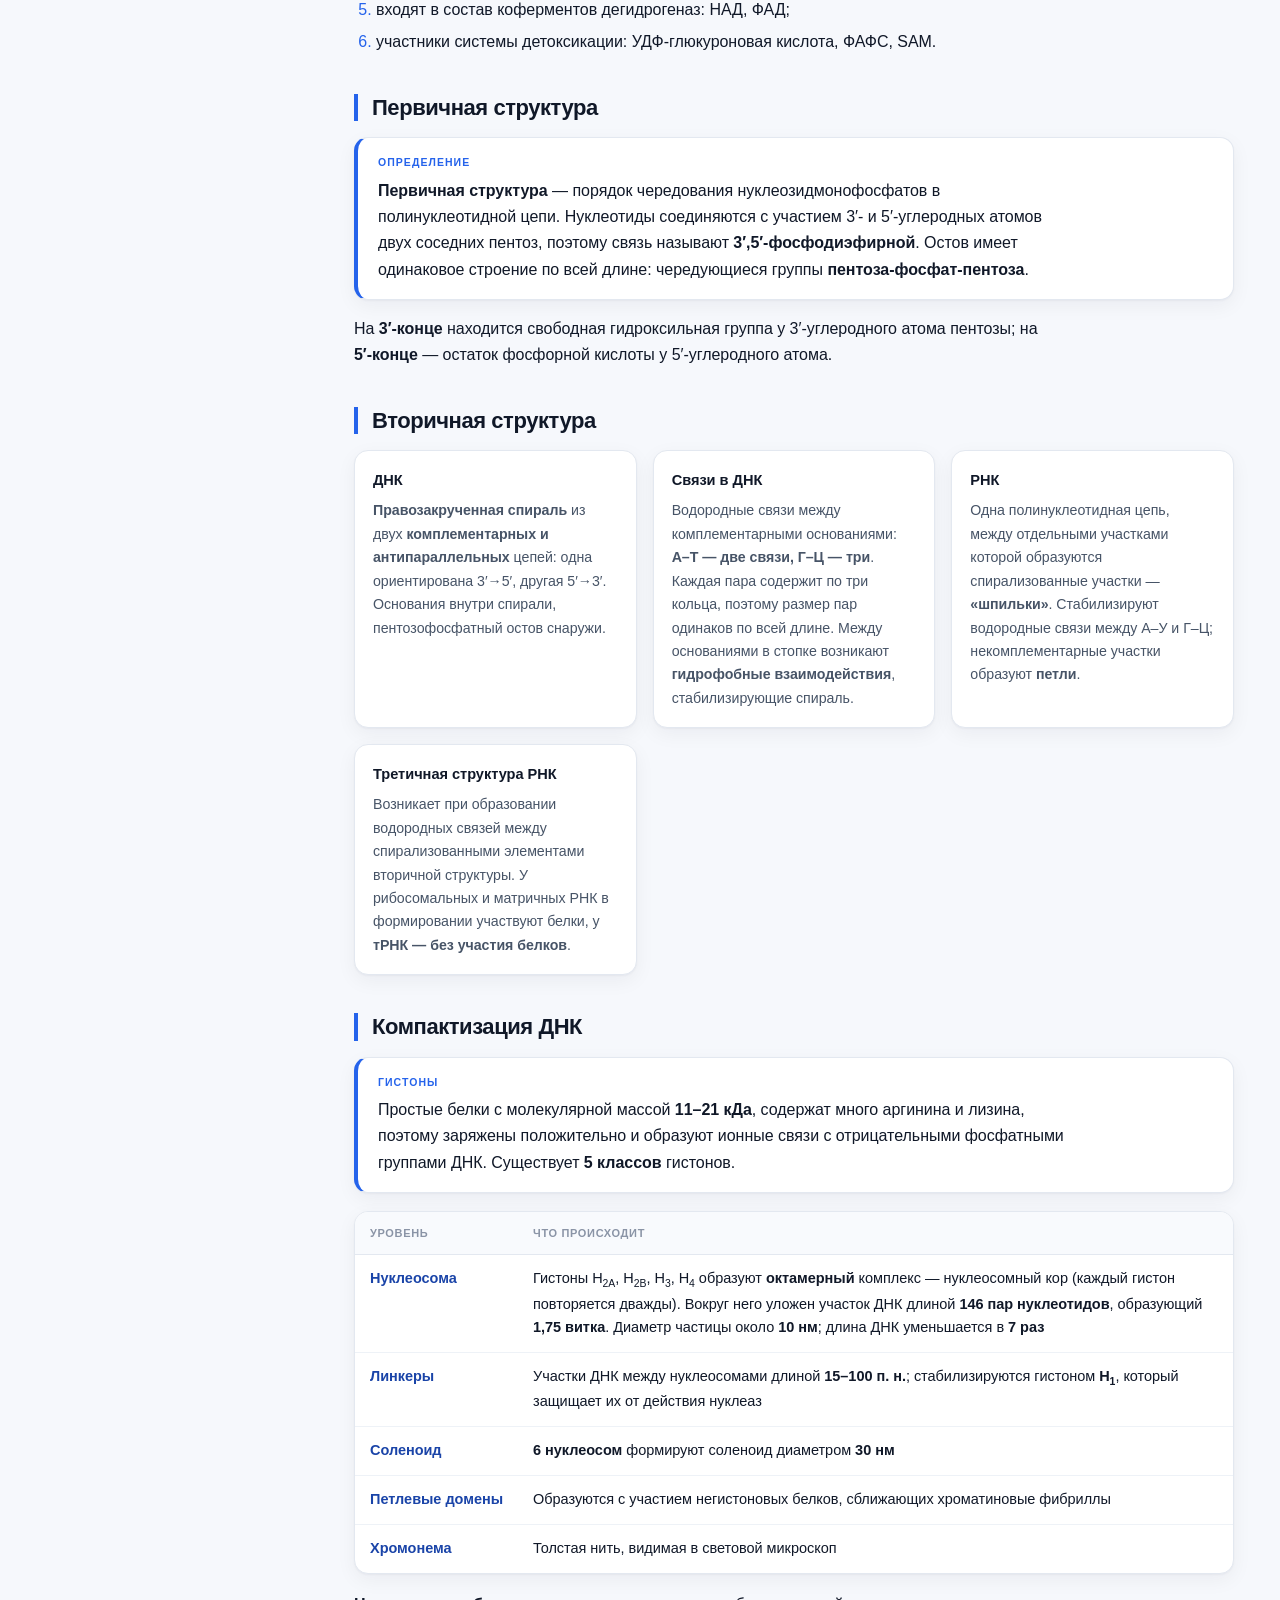
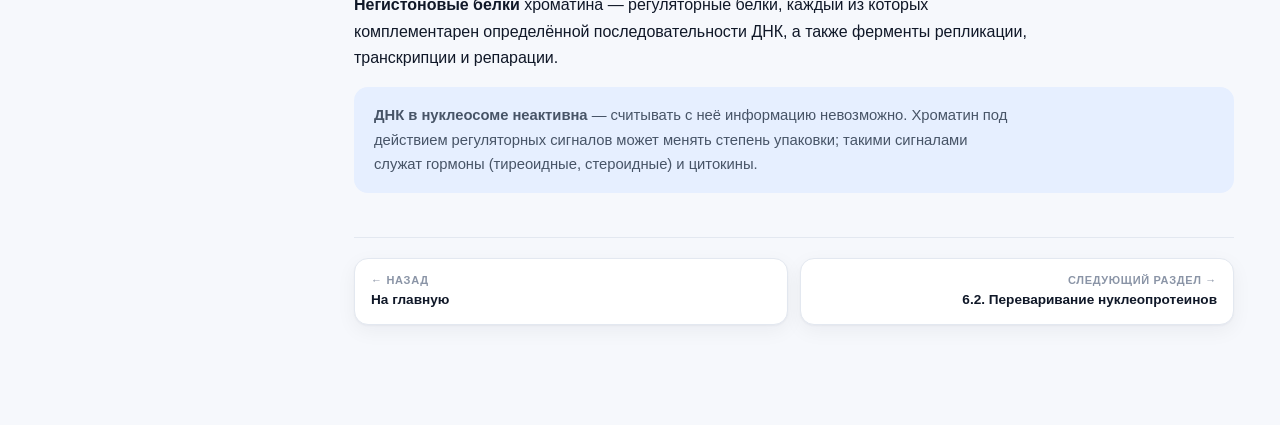
<file: glava6.html>
<!DOCTYPE html>
<html lang="ru">
<head>
<meta charset="utf-8">
<meta name="viewport" content="width=device-width, initial-scale=1">
<meta name="theme-color" content="#0f1b2d">
<title>Глава 6. Обмен нуклеотидов · Биохимия</title>
<link rel="manifest" href="manifest.json">
<link rel="stylesheet" href="app.css">
</head>
<body>
<div class="topbar">
  <button class="burger" id="burger">☰ Разделы</button>
  <div class="tb-title" id="tbTitle">Глава 6</div>
  <div class="settings-host" id="settingsHostTop"><button class="icon-btn" data-settings title="Настройки">⚙</button></div>
</div>
<div class="scrim" id="scrim"></div>
<div class="shell">
  <aside class="rail" id="rail">
    <div style="display:flex;justify-content:space-between;align-items:flex-start;gap:10px;margin-bottom:10px">
      <a href="index.html" style="color:#7aa5ff;text-decoration:none;font-size:13px;font-weight:600">← Все главы</a>
      <div class="settings-host" id="settingsHost"><button class="icon-btn" data-settings title="Настройки">⚙</button></div>
    </div>
    <div class="brand">Глава 6<br><em>Обмен нуклеотидов</em></div>
    <div class="brand-sub">Строение ДНК и РНК, синтез de novo и реутилизация, мочевая кислота и подагра</div>
    <div class="search"><input id="q" type="search" placeholder="Поиск по разделам…" aria-label="Поиск по разделам"></div>
    <div id="nav"></div>
    <div class="rail-progress">
      <div>Пройдено разделов</div>
      <div class="bar"><i id="pbar"></i></div>
      <div id="ptext"></div>
    </div>
    <div class="rail-src">Прогресс и расписание повторений сохраняются в этом браузере.</div>
  </aside>
  <main class="main" id="main"></main>
</div>
<script src="data-ch6.js"></script>
<script src="app.js"></script>
<script>
  BIOCHAPTER(window.CHAPTERS_DATA[6]);
  var _h = document.getElementById('settingsHostTop');
  if(_h) _h.querySelector('[data-settings]').addEventListener('click', function(e){ e.stopPropagation(); BIOSETTINGS(_h, function(){ location.reload(); }); });
  if('serviceWorker' in navigator && location.protocol.indexOf('http')===0) navigator.serviceWorker.register('sw.js').catch(function(){});
</script>
</body>
</html>
</file>
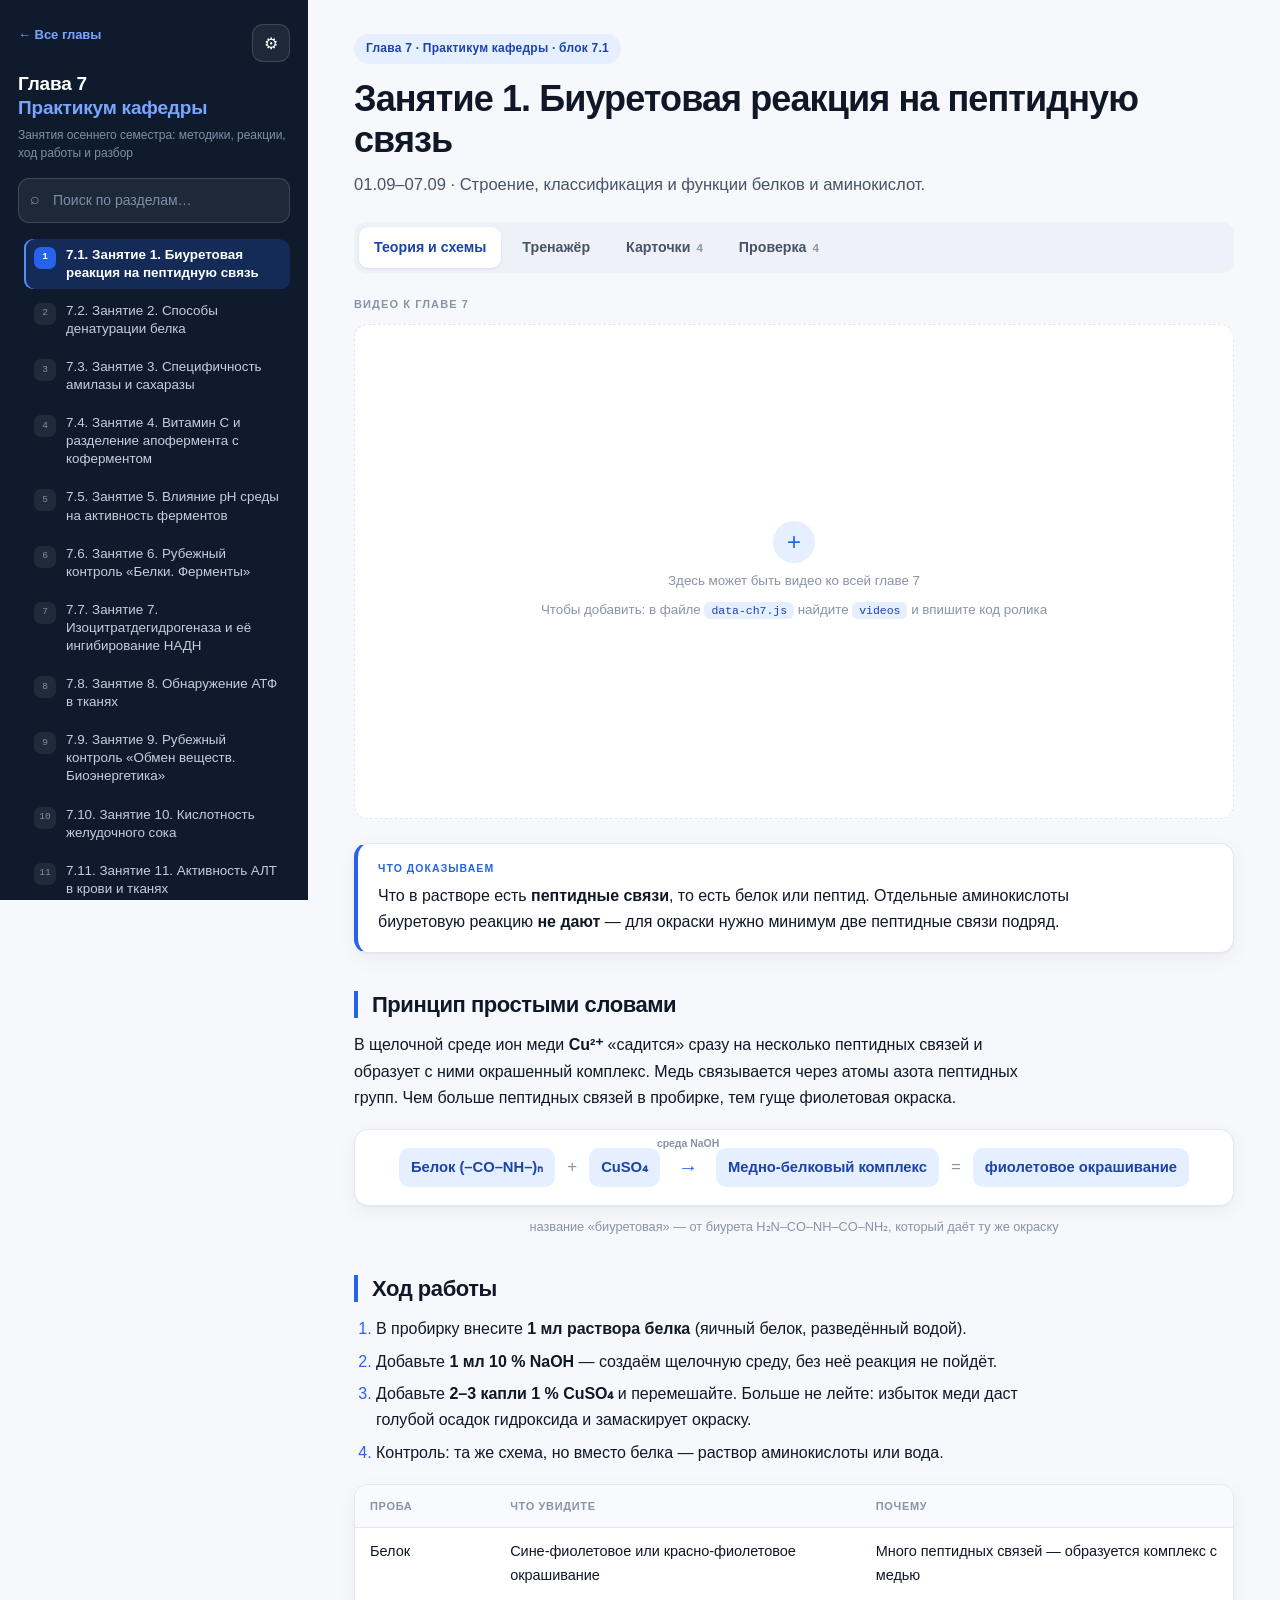
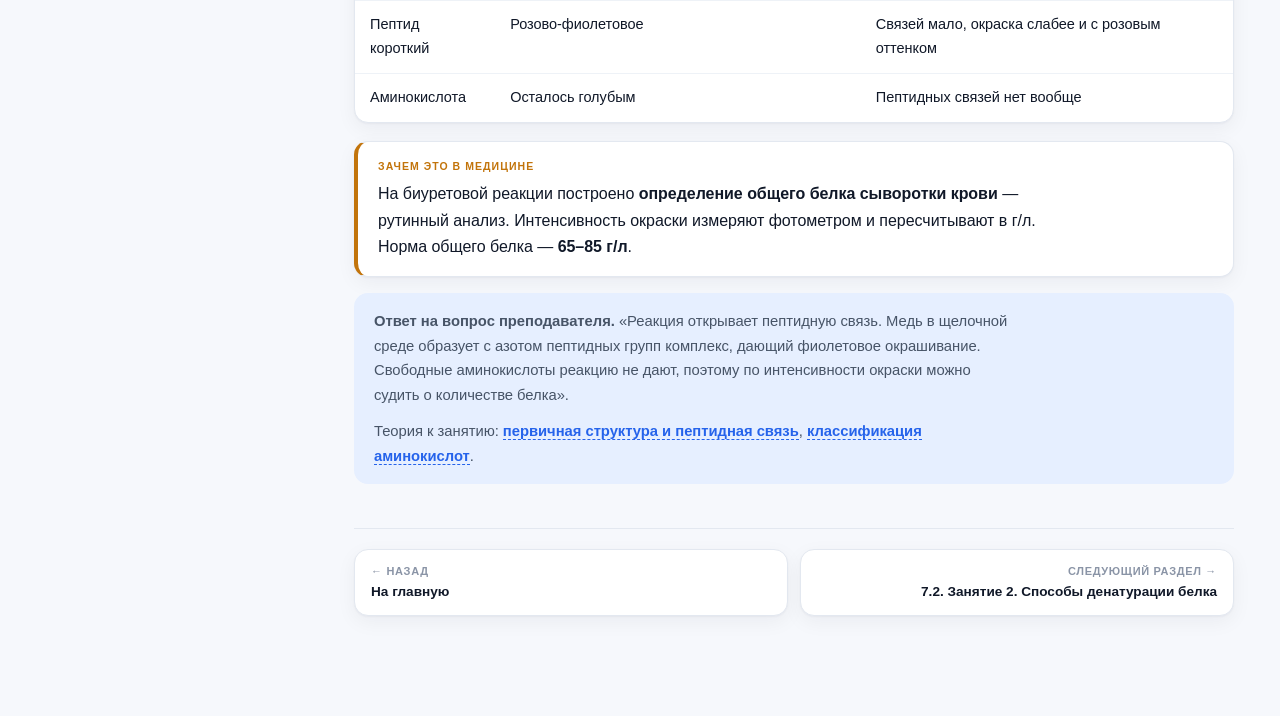
<file: glava7.html>
<!DOCTYPE html>
<html lang="ru">
<head>
<meta charset="utf-8">
<meta name="viewport" content="width=device-width, initial-scale=1">
<meta name="theme-color" content="#0f1b2d">
<title>Глава 7. Практикум кафедры · Биохимия</title>
<link rel="manifest" href="manifest.json">
<link rel="stylesheet" href="app.css">
</head>
<body>
<div class="topbar">
  <button class="burger" id="burger">☰ Разделы</button>
  <div class="tb-title" id="tbTitle">Глава 7</div>
  <div class="settings-host" id="settingsHostTop"><button class="icon-btn" data-settings title="Настройки">⚙</button></div>
</div>
<div class="scrim" id="scrim"></div>
<div class="shell">
  <aside class="rail" id="rail">
    <div style="display:flex;justify-content:space-between;align-items:flex-start;gap:10px;margin-bottom:10px">
      <a href="index.html" style="color:#7aa5ff;text-decoration:none;font-size:13px;font-weight:600">← Все главы</a>
      <div class="settings-host" id="settingsHost"><button class="icon-btn" data-settings title="Настройки">⚙</button></div>
    </div>
    <div class="brand">Глава 7<br><em>Практикум кафедры</em></div>
    <div class="brand-sub">Занятия осеннего семестра: методики, реакции, ход работы и разбор</div>
    <div class="search"><input id="q" type="search" placeholder="Поиск по разделам…" aria-label="Поиск по разделам"></div>
    <div id="nav"></div>
    <div class="rail-progress">
      <div>Пройдено разделов</div>
      <div class="bar"><i id="pbar"></i></div>
      <div id="ptext"></div>
    </div>
    <div class="rail-src">Прогресс и расписание повторений сохраняются в этом браузере.</div>
  </aside>
  <main class="main" id="main"></main>
</div>
<script src="data-ch7.js"></script>
<script src="app.js"></script>
<script>
  BIOCHAPTER(window.CHAPTERS_DATA[7]);
  var _h = document.getElementById('settingsHostTop');
  if(_h) _h.querySelector('[data-settings]').addEventListener('click', function(e){ e.stopPropagation(); BIOSETTINGS(_h, function(){ location.reload(); }); });
  if('serviceWorker' in navigator && location.protocol.indexOf('http')===0) navigator.serviceWorker.register('sw.js').catch(function(){});
</script>
</body>
</html>
</file>
<file: app.css>
:root{
  /* акценты — используются и в inline-SVG */
  --teal:#2563eb; --teal-d:#1a44a8; --tint:#e6efff;
  --plum:#7c3aed; --plum-tint:#f0e9ff;
  --amber:#c2740b; --amber-tint:#fdf2dd;
  --red:#d33a34; --red-tint:#fdeae8;
  --green:#12885e; --green-tint:#dcf5ea;
  /* текст и поверхности */
  --ink:#101828; --ink2:#475467; --ink3:#8a94a6;
  --line:#e3e8f0; --line2:#eef2f7;
  --bg:#f6f8fc; --card:#ffffff;
  /* тёмная панель */
  --rail:#0f1b2d; --rail2:#16273f; --rail-tx:#c3cede; --rail-tx2:#7f8fa6;
  --mono:ui-monospace,"SFMono-Regular",Menlo,Consolas,monospace;
  --body:-apple-system,BlinkMacSystemFont,"Segoe UI",Roboto,"Helvetica Neue",Arial,sans-serif;
  --r:14px;
  --sh:0 1px 2px rgba(16,24,40,.04),0 6px 20px rgba(16,24,40,.05);
}
*{box-sizing:border-box}
html{scroll-behavior:smooth}
body{margin:0;background:var(--bg);color:var(--ink);font-family:var(--body);font-size:16px;line-height:1.65;-webkit-text-size-adjust:100%;letter-spacing:-.002em}
@media (prefers-reduced-motion:reduce){*{animation:none!important;transition:none!important}html{scroll-behavior:auto}}

/* ---------- каркас ---------- */
.shell{display:grid;grid-template-columns:308px minmax(0,1fr);max-width:1500px;margin:0 auto;min-height:100vh}
.rail{position:sticky;top:0;height:100vh;overflow-y:auto;background:var(--rail);color:var(--rail-tx);padding:24px 18px 40px}
.main{padding:34px 46px 100px;min-width:0}
.topbar{display:none}
@media(max-width:1000px){
  .shell{grid-template-columns:1fr}
  .topbar{display:flex;position:sticky;top:0;z-index:40;align-items:center;gap:12px;background:var(--rail);color:#fff;padding:11px 14px}
  .topbar .tb-title{font-size:15px;font-weight:600;flex:1;min-width:0;overflow:hidden;text-overflow:ellipsis;white-space:nowrap}
  .burger{font:inherit;font-size:14px;font-weight:600;border:1px solid rgba(255,255,255,.22);background:rgba(255,255,255,.08);color:#fff;border-radius:10px;padding:7px 13px;cursor:pointer;white-space:nowrap}
  .rail{position:fixed;z-index:50;inset:0 auto 0 0;width:min(88vw,340px);transform:translateX(-102%);transition:transform .25s ease}
  .rail.open{transform:none}
  .scrim{position:fixed;inset:0;background:rgba(8,14,26,.55);z-index:45;display:none}
  .scrim.on{display:block}
  .main{padding:20px 16px 80px}
}

/* ---------- сайдбар ---------- */
.brand{color:#fff;font-size:19px;font-weight:700;line-height:1.25;letter-spacing:-.01em;margin:0 0 6px}
.brand em{font-style:normal;color:#7aa5ff}
.brand-sub{font-size:12px;color:var(--rail-tx2);line-height:1.5;margin-bottom:16px}
.search{position:relative;margin-bottom:16px}
.search input{width:100%;font:inherit;font-size:14px;padding:10px 12px 10px 34px;border:1px solid rgba(255,255,255,.14);border-radius:11px;background:rgba(255,255,255,.06);color:#fff}
.search input::placeholder{color:var(--rail-tx2)}
.search input:focus{outline:none;border-color:#3f6fd8;background:rgba(255,255,255,.1)}
.search::before{content:"⌕";position:absolute;left:12px;top:8px;font-size:16px;color:var(--rail-tx2)}
.chapter{margin-bottom:4px;border-radius:12px;overflow:hidden}
.ch-head{display:flex;align-items:center;gap:10px;width:100%;background:none;border:0;padding:10px 8px;cursor:pointer;text-align:left;font:inherit;color:#fff;border-radius:10px}
.ch-head:hover{background:rgba(255,255,255,.05)}
.ch-num{font-family:var(--mono);font-size:10px;letter-spacing:.06em;color:#fff;background:linear-gradient(135deg,#2563eb,#5b8cff);border-radius:7px;padding:3px 7px}
.ch-name{flex:1;font-size:13.4px;font-weight:600;line-height:1.3}
.caret{color:var(--rail-tx2);font-size:11px;transition:transform .2s}
.chapter.closed .caret{transform:rotate(-90deg)}
.chapter.closed .chain{display:none}
.chain{margin:0 0 8px;padding:0 0 0 6px;list-style:none}
.nav-btn{display:flex;gap:10px;align-items:flex-start;width:100%;background:none;border:0;padding:7px 10px;text-align:left;cursor:pointer;color:var(--rail-tx);font:inherit;font-size:13.4px;line-height:1.35;border-radius:9px}
.nav-btn:hover{background:rgba(255,255,255,.06);color:#fff}
.node{flex:0 0 auto;width:22px;height:22px;border-radius:7px;background:rgba(255,255,255,.07);display:grid;place-items:center;font-family:var(--mono);font-size:9.5px;color:var(--rail-tx2);margin-top:1px}
.nav-btn.active{background:rgba(37,99,235,.22);color:#fff;font-weight:600;box-shadow:inset 2px 0 0 #5b8cff}
.nav-btn.active .node{background:#2563eb;color:#fff}
.nav-btn.done .node{background:rgba(18,136,94,.25);color:#5fd6a6}
.nav-btn.done:not(.active) .node span{display:none}
.nav-btn.done:not(.active) .node::after{content:"✓"}
.nav-btn.hidden{display:none}
.rail-progress{margin-top:18px;padding-top:16px;border-top:1px solid rgba(255,255,255,.1);font-size:12.5px;color:var(--rail-tx2)}
.bar{height:6px;border-radius:99px;background:rgba(255,255,255,.1);overflow:hidden;margin:9px 0 6px}
.bar>i{display:block;height:100%;background:linear-gradient(90deg,#2563eb,#5b8cff);width:0;transition:width .35s ease}
.rail-src{margin-top:14px;font-size:11.2px;color:var(--rail-tx2);line-height:1.55}
.nores{font-size:13px;color:var(--rail-tx2);padding:8px 4px}

/* ---------- заголовки ---------- */
.crumb{display:inline-flex;align-items:center;gap:8px;font-size:12px;font-weight:600;letter-spacing:.02em;color:var(--teal-d);background:var(--tint);padding:5px 12px;border-radius:99px;margin-bottom:14px}
h1.page{font-size:clamp(26px,3.6vw,36px);font-weight:750;line-height:1.15;letter-spacing:-.025em;margin:0 0 10px}
.lead{font-size:16.6px;color:var(--ink2);max-width:70ch;margin:0 0 24px}
h2.sec{font-size:22px;font-weight:700;letter-spacing:-.02em;margin:38px 0 14px;padding-left:14px;border-left:4px solid var(--teal);line-height:1.25}
h3{font-size:16.5px;font-weight:650;margin:24px 0 8px;color:var(--ink)}
p{margin:0 0 12px;max-width:78ch}
ul,ol{margin:0 0 14px;padding-left:22px;max-width:78ch}
li{margin-bottom:6px}
li::marker{color:var(--teal)}
b,strong{font-weight:650}

/* ---------- видеослот ---------- */
.vslot{margin:0 0 24px}
.vslot .k{font-size:11px;font-weight:700;letter-spacing:.1em;text-transform:uppercase;color:var(--ink3);display:block;margin-bottom:10px}
.vgrid{display:grid;grid-template-columns:repeat(auto-fit,minmax(290px,1fr));gap:16px}
.vcard{background:var(--card);border:1px solid var(--line);border-radius:var(--r);overflow:hidden;box-shadow:var(--sh)}
.vframe{position:relative;width:100%;aspect-ratio:16/9;background:#0f1b2d}
.vframe iframe{position:absolute;inset:0;width:100%;height:100%;border:0}
.vcap{padding:11px 14px;font-size:13.4px;color:var(--ink2);display:flex;justify-content:space-between;gap:10px;align-items:center}
.vcap a{color:var(--teal);text-decoration:none;font-weight:600}
.vcap a:hover{text-decoration:underline}
.vempty{border:1.5px dashed var(--line);border-radius:var(--r);background:var(--card);padding:18px;display:flex;flex-direction:column;justify-content:center;align-items:center;text-align:center;aspect-ratio:16/9;color:var(--ink3);font-size:13.4px;gap:7px}
.vempty .plus{width:42px;height:42px;border-radius:50%;background:var(--tint);color:var(--teal);display:grid;place-items:center;font-size:24px;line-height:1}
.vempty code{font-family:var(--mono);font-size:11.5px;background:var(--tint);color:var(--teal-d);padding:2px 7px;border-radius:6px}

/* ---------- карточки-блоки ---------- */
.panel{background:var(--card);border:1px solid var(--line);border-radius:var(--r);padding:20px 22px;margin:18px 0;box-shadow:var(--sh)}
.def,.clin,.note{border-radius:var(--r);padding:16px 20px;margin:16px 0;box-shadow:var(--sh)}
.def{background:var(--card);border:1px solid var(--line);border-left:4px solid var(--teal)}
.def .k{font-size:10.5px;font-weight:700;letter-spacing:.1em;text-transform:uppercase;color:var(--teal);display:block;margin-bottom:6px}
.clin{background:var(--card);border:1px solid var(--line);border-left:4px solid var(--amber)}
.clin .k{font-size:10.5px;font-weight:700;letter-spacing:.1em;text-transform:uppercase;color:var(--amber);display:block;margin-bottom:6px}
.def p:last-child,.clin p:last-child,.note p:last-child{margin-bottom:0}
.note{background:var(--tint);border:0;font-size:14.8px;color:var(--ink2);box-shadow:none}

/* ---------- таблицы ---------- */
.tw{overflow-x:auto;margin:18px 0;border:1px solid var(--line);border-radius:var(--r);background:var(--card);box-shadow:var(--sh)}
table{border-collapse:collapse;width:100%;font-size:14.5px;min-width:520px}
th{text-align:left;background:#f8fafd;font-size:11px;font-weight:700;letter-spacing:.06em;text-transform:uppercase;color:var(--ink3);padding:12px 15px;border-bottom:1px solid var(--line)}
td{padding:12px 15px;border-bottom:1px solid var(--line2);vertical-align:top}
tr:last-child td{border-bottom:0}
td.n{font-weight:650;color:var(--teal-d);white-space:nowrap}

/* ---------- схемы и реакции ---------- */
figure{margin:22px 0;background:var(--card);border:1px solid var(--line);border-radius:var(--r);padding:20px 18px 12px;overflow:hidden;box-shadow:var(--sh)}
figure svg{display:block;width:100%;height:auto;max-width:780px;margin:0 auto}
figcaption{font-size:12.8px;color:var(--ink3);margin-top:12px;text-align:center}
.sv-lbl{font-family:var(--body);font-size:12.5px;fill:var(--ink2)}
.sv-key{font-family:var(--body);font-size:13px;font-weight:700;fill:var(--ink)}
.sv-f{font-family:var(--mono);font-size:13.5px;fill:var(--ink)}
.sv-s{font-family:var(--body);font-size:11px;fill:var(--ink2)}
.rxn{display:flex;flex-wrap:wrap;align-items:center;justify-content:center;gap:12px;background:var(--card);border:1px solid var(--line);border-radius:var(--r);padding:18px 16px;margin:18px 0;font-size:14.8px;box-shadow:var(--sh)}
.rxn .mol{white-space:nowrap;padding:7px 12px;border-radius:10px;background:var(--tint);color:var(--teal-d);font-weight:600}
.rxn .op{color:var(--ink3);font-size:17px}
.rxn .arrow{position:relative;color:var(--teal);font-size:20px;padding:0 6px}
.rxn .arrow small{position:absolute;left:50%;transform:translateX(-50%);top:-16px;font-size:10.5px;color:var(--ink3);white-space:nowrap;font-weight:600}
.rxn-cap{text-align:center;font-size:12.8px;color:var(--ink3);margin:-8px 0 18px}

/* ---------- вкладки, кнопки ---------- */
.tabs{display:flex;gap:6px;flex-wrap:wrap;background:#eef2f8;padding:5px;border-radius:12px;margin:0 0 22px}
.tab{background:none;border:0;padding:9px 15px;font:inherit;font-size:14.2px;font-weight:600;color:var(--ink2);cursor:pointer;border-radius:9px}
.tab:hover{color:var(--ink)}
.tab.on{background:var(--card);color:var(--teal-d);box-shadow:0 1px 3px rgba(16,24,40,.1)}
.tab .cnt{font-size:11.5px;color:var(--ink3);margin-left:6px}
.btn{font:inherit;font-size:14.4px;font-weight:600;padding:10px 17px;border-radius:11px;border:1px solid var(--teal);background:var(--teal);color:#fff;cursor:pointer}
.btn:hover{background:var(--teal-d);border-color:var(--teal-d)}
.btn.ghost{background:var(--card);color:var(--teal-d);border-color:var(--line)}
.btn.ghost:hover{background:var(--tint);border-color:var(--tint)}
.btn.sm{font-size:13px;padding:7px 13px}
.btn:disabled{opacity:.45;cursor:default}
:focus-visible{outline:3px solid #9dbcff;outline-offset:2px}
.pager{display:flex;justify-content:space-between;gap:12px;margin-top:44px;padding-top:20px;border-top:1px solid var(--line)}
.pager button{flex:1;text-align:left;background:var(--card);border:1px solid var(--line);border-radius:var(--r);padding:14px 16px;font:inherit;font-size:13.6px;font-weight:600;color:var(--ink);cursor:pointer;line-height:1.35;box-shadow:var(--sh)}
.pager button:hover{border-color:var(--teal);color:var(--teal-d)}
.pager button.next{text-align:right}
.pager .dir{display:block;font-size:11px;font-weight:600;letter-spacing:.06em;text-transform:uppercase;color:var(--ink3);margin-bottom:4px}

/* ---------- карточки Анки ---------- */
.deck-top{display:flex;flex-wrap:wrap;gap:10px;align-items:center;justify-content:space-between;margin-bottom:12px}
.deck-meta{font-size:13px;color:var(--ink3);font-weight:600}
.flip{perspective:1400px;margin:0 auto 16px;max-width:660px}
.flip-in{position:relative;transform-style:preserve-3d;transition:transform .5s cubic-bezier(.4,.1,.2,1);min-height:240px}
.flip.on .flip-in{transform:rotateY(180deg)}
.face{position:absolute;inset:0;backface-visibility:hidden;background:var(--card);border:1px solid var(--line);border-radius:18px;padding:30px 28px;display:flex;flex-direction:column;justify-content:center;overflow:auto;box-shadow:var(--sh)}
.face .side{position:absolute;top:13px;left:20px;font-size:10px;font-weight:700;letter-spacing:.12em;text-transform:uppercase;color:var(--ink3)}
.face.back{transform:rotateY(180deg);background:linear-gradient(180deg,#f9fbff,#fff);border-color:#c9dcff}
.face .q{font-size:20px;font-weight:650;line-height:1.35;text-align:center;letter-spacing:-.01em}
.face .a{font-size:15.3px;line-height:1.6}
.face .a b{color:var(--teal-d)}
.deck-ctrl{display:flex;gap:8px;justify-content:center;flex-wrap:wrap}
.deck-hint{text-align:center;font-size:12.6px;color:var(--ink3);margin-top:12px}

/* ---------- тесты и тренажёры ---------- */
.q-card{background:var(--card);border:1px solid var(--line);border-radius:var(--r);padding:20px 22px;margin:14px 0;box-shadow:var(--sh)}
.q-num{font-size:11px;font-weight:700;letter-spacing:.1em;color:var(--teal);text-transform:uppercase}
.q-text{font-size:16px;font-weight:650;margin:7px 0 14px;letter-spacing:-.01em}
.opt{display:block;width:100%;text-align:left;font:inherit;font-size:14.8px;background:var(--card);border:1.5px solid var(--line);border-radius:11px;padding:12px 15px;margin-bottom:8px;cursor:pointer;transition:border-color .15s}
.opt:hover{border-color:#9dbcff;background:#fbfcff}
.opt.ok{background:var(--green-tint);border-color:var(--green);font-weight:600}
.opt.no{background:var(--red-tint);border-color:var(--red)}
.opt:disabled{cursor:default}
.expl{font-size:14.4px;background:var(--tint);border-radius:11px;padding:13px 15px;margin-top:10px;color:var(--ink2)}
.score{font-size:13.4px;font-weight:650;color:var(--teal-d);background:var(--tint);border-radius:99px;padding:9px 16px;display:inline-block}
.chips{display:flex;flex-wrap:wrap;gap:8px;margin:14px 0}
.chip{font:inherit;font-size:14px;font-weight:500;padding:8px 14px;border-radius:99px;border:1.5px solid var(--line);background:var(--card);cursor:pointer}
.chip:hover{border-color:var(--teal)}
.chip.sel{background:var(--teal);color:#fff;border-color:var(--teal)}
.chip.ok{background:var(--green-tint);border-color:var(--green);color:var(--green);cursor:default}
.chip.no{background:var(--red-tint);border-color:var(--red);color:var(--red)}
.buckets{display:grid;grid-template-columns:repeat(auto-fit,minmax(210px,1fr));gap:14px;margin:14px 0}
.bucket{background:var(--card);border:1.5px dashed var(--line);border-radius:var(--r);padding:14px;min-height:96px}
.bucket h4{margin:0 0 10px;font-size:13.4px;font-weight:700;color:var(--teal-d)}
.bucket .drop{display:flex;flex-wrap:wrap;gap:7px}
.match{display:grid;grid-template-columns:1fr 1fr;gap:14px;margin:14px 0}
@media(max-width:640px){.match{grid-template-columns:1fr}}
.match .col h4{margin:0 0 9px;font-size:11px;font-weight:700;letter-spacing:.08em;text-transform:uppercase;color:var(--ink3)}
.mitem{display:block;width:100%;text-align:left;font:inherit;font-size:14.2px;background:var(--card);border:1.5px solid var(--line);border-radius:11px;padding:11px 14px;margin-bottom:8px;cursor:pointer}
.mitem:hover{border-color:#9dbcff}
.mitem.sel{border-color:var(--teal);background:var(--tint)}
.mitem.ok{background:var(--green-tint);border-color:var(--green);cursor:default}
.mitem.no{background:var(--red-tint);border-color:var(--red)}

/* ---------- задачи ---------- */
.task{background:var(--card);border:1px solid var(--line);border-radius:var(--r);padding:22px 24px;margin:18px 0;box-shadow:var(--sh)}
.task-h{display:flex;gap:9px;align-items:center;flex-wrap:wrap;margin-bottom:12px}
.task-n{font-size:11.5px;font-weight:700;letter-spacing:.05em;text-transform:uppercase;color:#fff;background:var(--plum);padding:5px 11px;border-radius:99px;white-space:nowrap}
.task-q{font-size:15.6px;line-height:1.6}
.algo{background:#faf8ff;border:1px solid #e9e0fb;border-radius:var(--r);padding:16px 20px;margin:14px 0}
.algo .k{font-size:10.5px;font-weight:700;letter-spacing:.1em;text-transform:uppercase;color:var(--plum);display:block;margin-bottom:9px}
.algo ol{margin:0;padding-left:20px;font-size:14.6px}
.algo li::marker{color:var(--plum);font-weight:700}
details.sol{border-top:1px solid var(--line2);margin-top:14px;padding-top:12px}
details.sol summary{cursor:pointer;font-size:14.4px;color:var(--teal);font-weight:650;list-style:none}
details.sol summary::-webkit-details-marker{display:none}
details.sol summary::before{content:"▸ "}
details.sol[open] summary::before{content:"▾ "}
details.sol .body{margin-top:12px;font-size:15px}

/* ---------- прочее ---------- */
.pill{display:inline-block;font-size:11.5px;font-weight:600;padding:4px 11px;border-radius:99px;background:var(--tint);color:var(--teal-d)}
.grid2{display:grid;grid-template-columns:repeat(auto-fit,minmax(250px,1fr));gap:16px;margin:16px 0}
.mini{background:var(--card);border:1px solid var(--line);border-radius:var(--r);padding:17px 18px;box-shadow:var(--sh)}
.mini h4{margin:0 0 7px;font-size:14.6px;font-weight:700;color:var(--ink)}
.mini p{font-size:14.2px;margin:0;color:var(--ink2)}
.barrow{display:flex;align-items:center;gap:12px;margin:8px 0;font-size:14px}
.barrow .nm{flex:0 0 190px}
.barrow .tr{flex:1;height:18px;background:var(--line2);border-radius:99px;overflow:hidden}
.barrow .tr>i{display:block;height:100%;background:linear-gradient(90deg,#2563eb,#6aa0ff);border-radius:99px}
.barrow .vl{flex:0 0 76px;font-size:12.8px;font-weight:650;color:var(--ink2);text-align:right}
@media(max-width:640px){.barrow .nm{flex:0 0 118px;font-size:13px}}
.slider-wrap{background:var(--card);border:1px solid var(--line);border-radius:var(--r);padding:18px 20px;margin:18px 0;box-shadow:var(--sh)}
input[type=range]{width:100%;accent-color:var(--teal)}
.ph-out{display:flex;gap:10px;flex-wrap:wrap;align-items:center;justify-content:center;font-size:14.6px;margin-top:14px}
.ph-badge{padding:7px 13px;border-radius:99px;background:var(--tint);color:var(--teal-d);font-weight:600}
sub,sup{font-size:.72em}

/* ================= ТЁМНАЯ ТЕМА ================= */
[data-theme="dark"]{
  --teal:#6b9bff; --teal-d:#9dbcff; --tint:#16294a;
  --plum:#a78bfa; --plum-tint:#221c3a;
  --amber:#e0a94a; --amber-tint:#2b2413;
  --red:#f2726c; --red-tint:#331c1c;
  --green:#3ecf9a; --green-tint:#122e24;
  --ink:#e7edf7; --ink2:#a9b6cb; --ink3:#7e8ca3;
  --line:#243352; --line2:#1a2740;
  --bg:#0a111d; --card:#101b2d;
  --rail:#070d18; --rail2:#101b2d; --rail-tx:#b7c4d8; --rail-tx2:#75839a;
  --sh:0 1px 2px rgba(0,0,0,.3),0 6px 20px rgba(0,0,0,.25);
}
[data-theme="dark"] .tabs{background:#16223a}
[data-theme="dark"] th{background:#152238}
[data-theme="dark"] .algo{background:#1a1730;border-color:#2b2350}
[data-theme="dark"] .face.back{background:linear-gradient(180deg,#132140,#101b2d);border-color:#2b4372}
[data-theme="dark"] .opt:hover{background:#152238}
[data-theme="dark"] .vempty{background:var(--card)}
[data-theme="dark"] img,[data-theme="dark"] .vframe{filter:brightness(.92)}

/* ================= МАСШТАБ ТЕКСТА ================= */
.main{zoom:var(--fsc,1)}

/* ================= ХАБ (главная) ================= */
.hub-wrap{max-width:1100px;margin:0 auto;padding:36px 24px 90px}
@media(max-width:700px){.hub-wrap{padding:22px 16px 70px}}
.hub-head{display:flex;justify-content:space-between;align-items:flex-start;gap:20px;flex-wrap:wrap;margin-bottom:8px}
.hub-title{font-size:clamp(28px,4.4vw,42px);font-weight:780;letter-spacing:-.03em;line-height:1.1;margin:0}
.hub-sub{color:var(--ink2);font-size:16px;max-width:66ch;margin:10px 0 26px}
.hub-actions{display:grid;grid-template-columns:repeat(auto-fit,minmax(215px,1fr));gap:14px;margin-bottom:34px}
.act{display:flex;gap:14px;align-items:center;background:var(--card);border:1px solid var(--line);border-radius:var(--r);padding:16px 18px;cursor:pointer;text-align:left;font:inherit;color:inherit;box-shadow:var(--sh)}
.act:hover{border-color:var(--teal)}
.act .ico{flex:0 0 auto;width:42px;height:42px;border-radius:12px;display:grid;place-items:center;font-size:19px;background:var(--tint);color:var(--teal-d)}
.act .t{font-weight:700;font-size:15px}
.act .s{font-size:13px;color:var(--ink3)}
.act .badge{margin-left:auto;background:var(--teal);color:#fff;border-radius:99px;padding:3px 10px;font-size:12.5px;font-weight:700}
.act .badge.zero{background:var(--line2);color:var(--ink3)}
.ch-grid{display:grid;grid-template-columns:repeat(auto-fit,minmax(300px,1fr));gap:16px}
.ch-card{display:block;background:var(--card);border:1px solid var(--line);border-radius:var(--r);padding:20px 22px;text-decoration:none;color:inherit;box-shadow:var(--sh)}
.ch-card:hover{border-color:var(--teal)}
.ch-card .num{font-size:11.5px;font-weight:700;letter-spacing:.08em;text-transform:uppercase;color:var(--teal)}
.ch-card h3{margin:6px 0 4px;font-size:19px;font-weight:720;letter-spacing:-.02em}
.ch-card .meta{font-size:13.4px;color:var(--ink3);margin-bottom:14px}
.ch-card .st{display:flex;gap:14px;font-size:12.8px;color:var(--ink2);margin-top:10px;flex-wrap:wrap}
.ch-card .st b{color:var(--ink)}
.hub-foot{margin-top:34px;font-size:13px;color:var(--ink3);border-top:1px solid var(--line);padding-top:18px}

/* ================= НАСТРОЙКИ ================= */
.tools{display:flex;gap:8px;align-items:center}
.icon-btn{width:38px;height:38px;border-radius:11px;border:1px solid var(--line);background:var(--card);color:var(--ink2);font-size:16px;cursor:pointer;display:grid;place-items:center}
.icon-btn:hover{border-color:var(--teal);color:var(--teal-d)}
.rail .icon-btn{background:rgba(255,255,255,.06);border-color:rgba(255,255,255,.14);color:#fff}
.pop{position:absolute;right:0;top:46px;z-index:60;background:var(--card);border:1px solid var(--line);border-radius:var(--r);box-shadow:0 12px 40px rgba(16,24,40,.18);padding:16px;width:270px}
.pop h4{margin:0 0 10px;font-size:13px;text-transform:uppercase;letter-spacing:.08em;color:var(--ink3)}
.pop .row{display:flex;gap:8px;margin-bottom:14px}
.pop .row button{flex:1;font:inherit;font-size:13.4px;padding:8px;border-radius:9px;border:1.5px solid var(--line);background:var(--card);color:var(--ink2);cursor:pointer}
.pop .row button.on{border-color:var(--teal);background:var(--tint);color:var(--teal-d);font-weight:650}
.pop .danger{width:100%;font:inherit;font-size:13.4px;padding:9px;border-radius:9px;border:1.5px solid var(--red);background:transparent;color:var(--red);cursor:pointer}
.settings-host{position:relative}

/* ================= ПОВТОРЕНИЕ (SRS) ================= */
.srs-bar{display:flex;gap:8px;justify-content:center;flex-wrap:wrap;margin-top:6px}
.srs-bar button{font:inherit;font-size:14px;font-weight:600;padding:10px 16px;border-radius:11px;border:1.5px solid var(--line);background:var(--card);cursor:pointer;color:var(--ink)}
.srs-bar .again{border-color:var(--red);color:var(--red)}
.srs-bar .hard{border-color:var(--amber);color:var(--amber)}
.srs-bar .good{border-color:var(--green);color:var(--green)}
.srs-bar button:hover{filter:brightness(.97)}
.srs-bar .nx{display:block;font-size:11px;font-weight:500;color:var(--ink3)}
.empty-state{text-align:center;padding:50px 20px;color:var(--ink3)}
.empty-state .big{font-size:40px;margin-bottom:10px}

/* ================= ЭКЗАМЕН ================= */
.exam-top{position:sticky;top:0;z-index:20;display:flex;gap:14px;align-items:center;justify-content:space-between;background:var(--card);border:1px solid var(--line);border-radius:var(--r);padding:12px 18px;margin-bottom:18px;box-shadow:var(--sh);flex-wrap:wrap}
.timer{font-variant-numeric:tabular-nums;font-size:19px;font-weight:750;color:var(--teal-d)}
.timer.warn{color:var(--red)}
.exam-prog{flex:1;min-width:140px;height:8px;border-radius:99px;background:var(--line2);overflow:hidden}
.exam-prog>i{display:block;height:100%;background:var(--teal);width:0;transition:width .2s}
.result{background:var(--card);border:1px solid var(--line);border-radius:var(--r);padding:26px;text-align:center;box-shadow:var(--sh);margin-bottom:20px}
.result .score-big{font-size:46px;font-weight:800;letter-spacing:-.03em;line-height:1.1}
.result .verdict{color:var(--ink2);margin-top:6px}

/* ================= ИНТЕРАКТИВНЫЕ СХЕМЫ ================= */
.widget{background:var(--card);border:1px solid var(--line);border-radius:var(--r);padding:20px;margin:22px 0;box-shadow:var(--sh)}
.widget h4{margin:0 0 4px;font-size:16px;font-weight:700}
.widget .wsub{font-size:13.4px;color:var(--ink3);margin-bottom:14px}
.ctrl-row{display:flex;gap:16px;flex-wrap:wrap;align-items:center;margin-bottom:10px}
.ctrl{flex:1;min-width:190px}
.ctrl label{display:flex;justify-content:space-between;font-size:13px;color:var(--ink2);margin-bottom:4px}
.ctrl label b{color:var(--teal-d)}
.seg{display:flex;gap:6px;flex-wrap:wrap;margin-bottom:12px}
.seg button{font:inherit;font-size:13.4px;padding:8px 13px;border-radius:99px;border:1.5px solid var(--line);background:var(--card);cursor:pointer;color:var(--ink2)}
.seg button.on{background:var(--teal);border-color:var(--teal);color:#fff;font-weight:600}
.readout{display:flex;gap:10px;flex-wrap:wrap;margin-top:12px}
.readout .r{background:var(--tint);color:var(--teal-d);border-radius:10px;padding:8px 13px;font-size:13.6px;font-weight:600}
.readout .r.bad{background:var(--red-tint);color:var(--red)}
.readout .r.good{background:var(--green-tint);color:var(--green)}
.xref{color:var(--teal);text-decoration:none;border-bottom:1px dashed var(--teal);font-weight:600}
.xref:hover{border-bottom-style:solid}

/* ================= ПЕЧАТЬ ================= */
@media print{
  .rail,.topbar,.scrim,.tabs,.pager,.deck-ctrl,.srs-bar,.btn,.icon-btn,.pop,.widget .seg,.ctrl-row{display:none!important}
  .shell{display:block}
  .main{padding:0;zoom:1}
  body{background:#fff;font-size:11pt}
  .panel,.def,.clin,.note,.tw,figure,.task,.q-card,.mini{box-shadow:none;break-inside:avoid}
  h2.sec{break-after:avoid}
  a{color:inherit;text-decoration:none}
}
</file>
